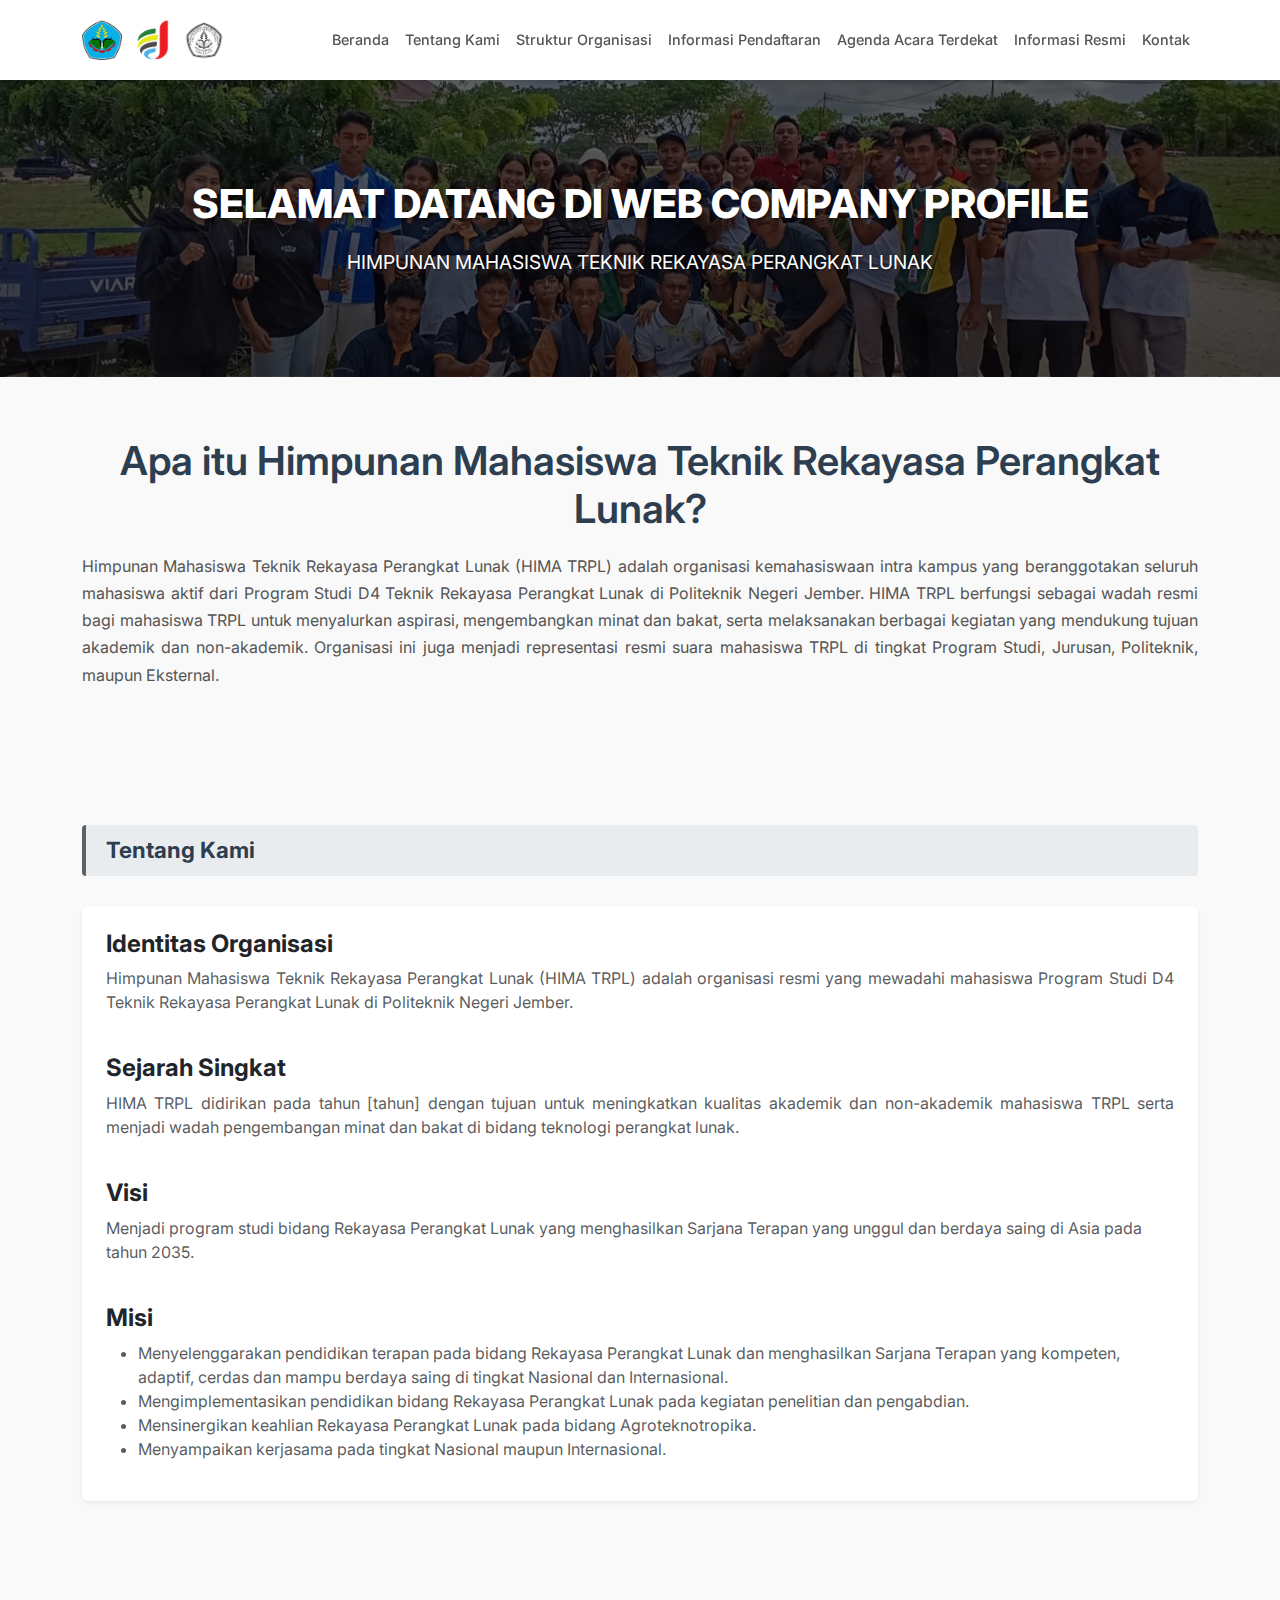
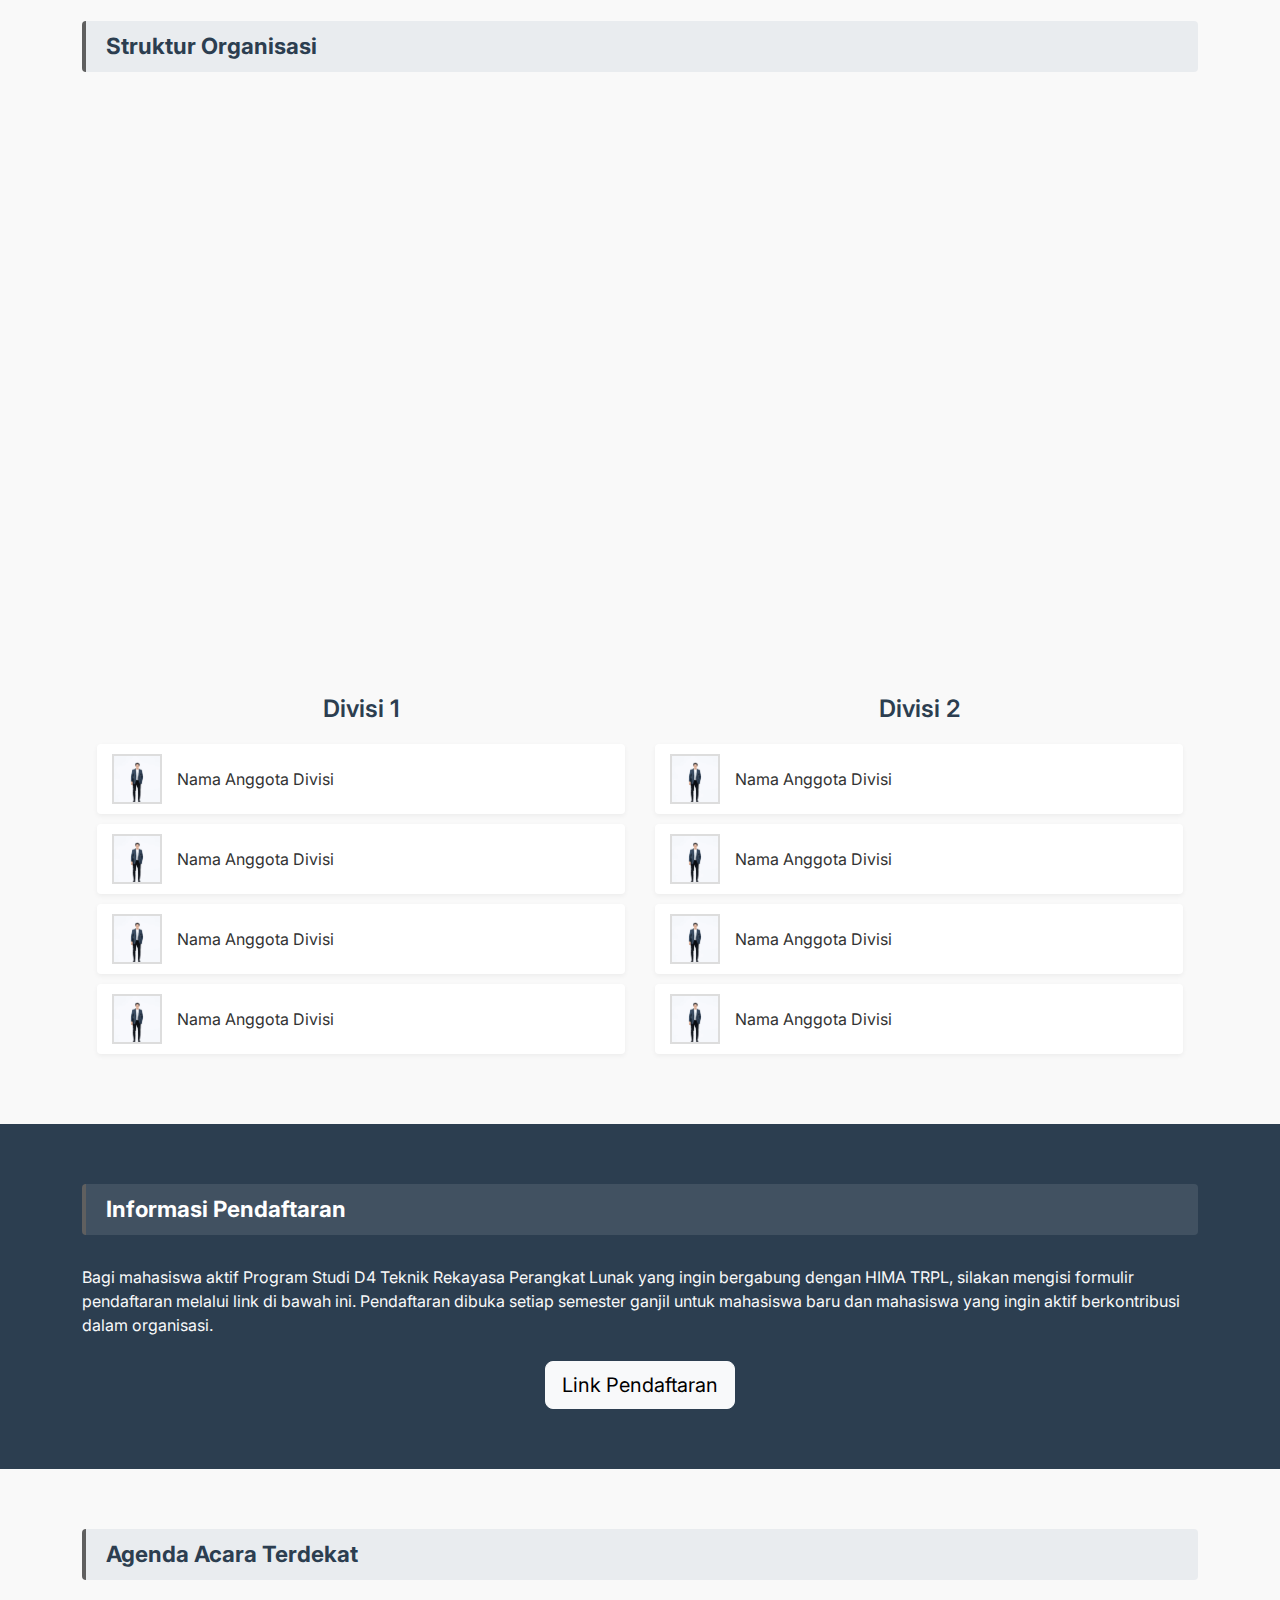
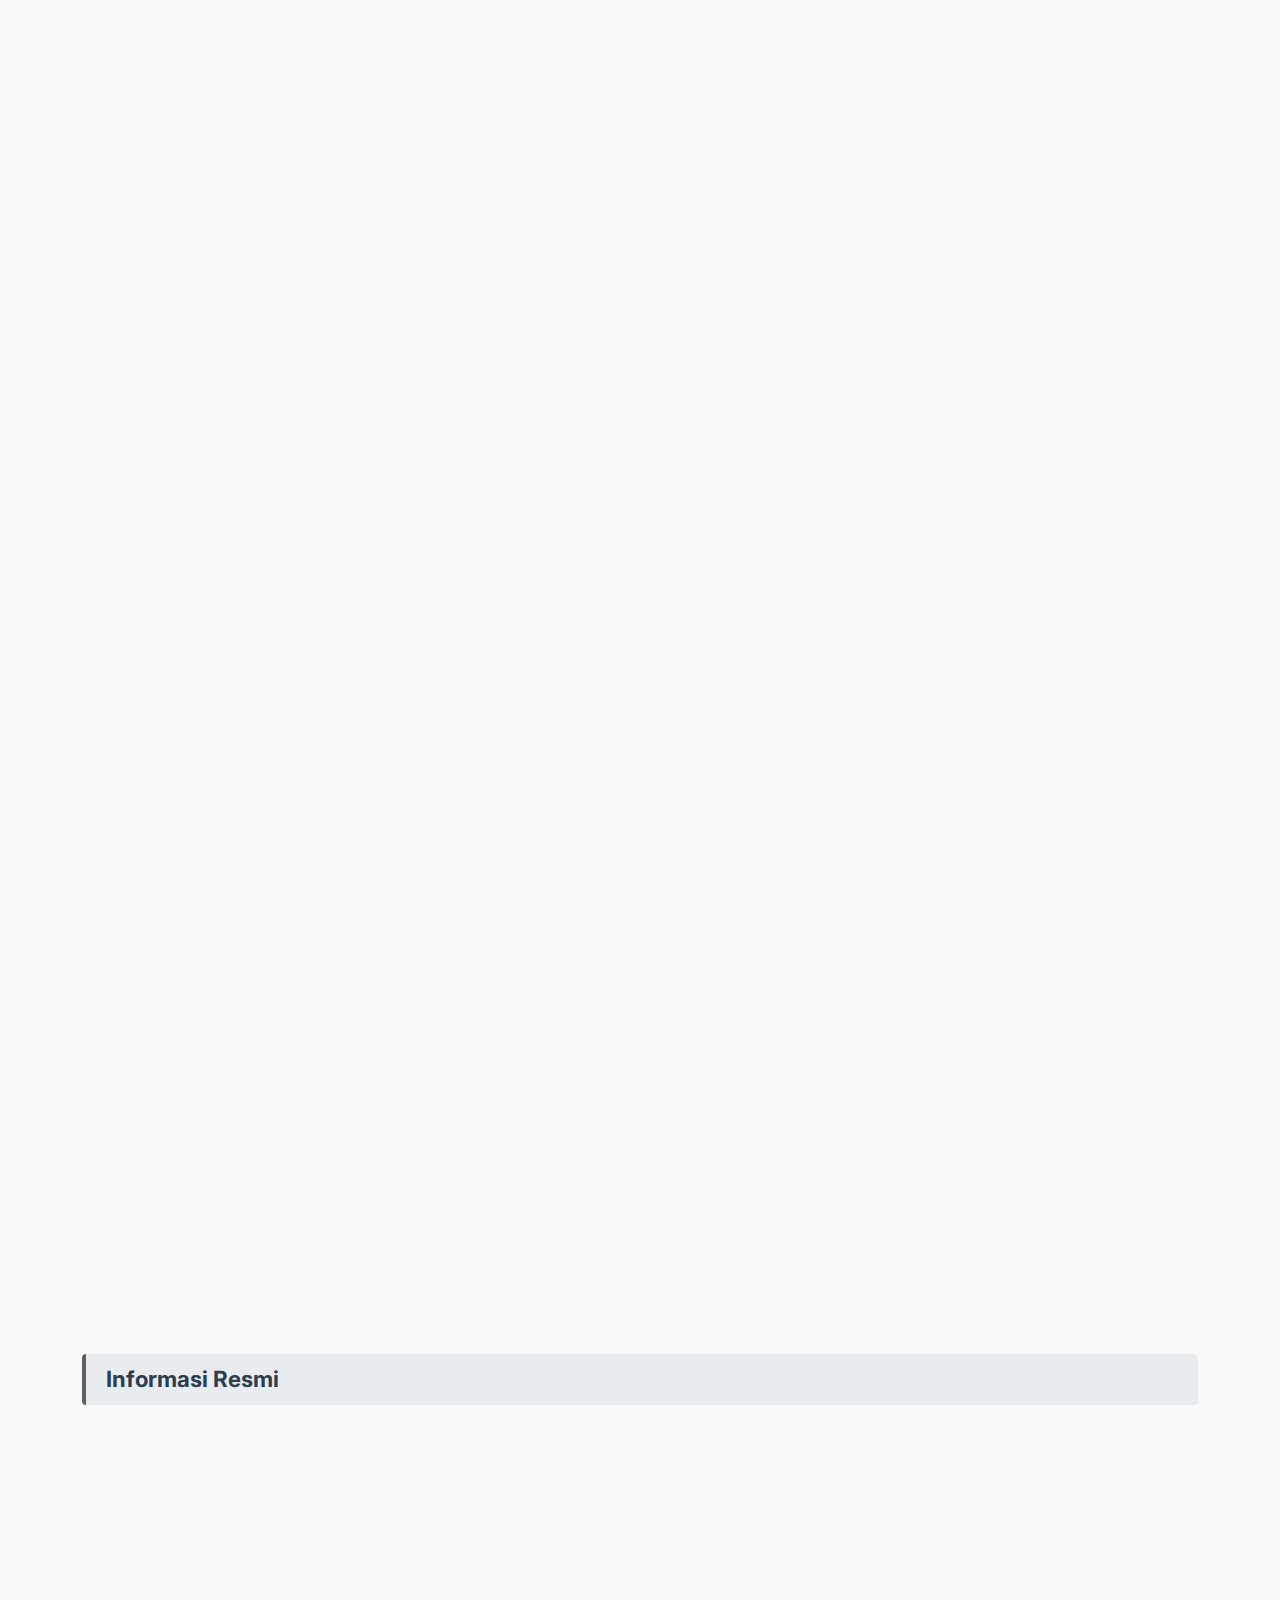
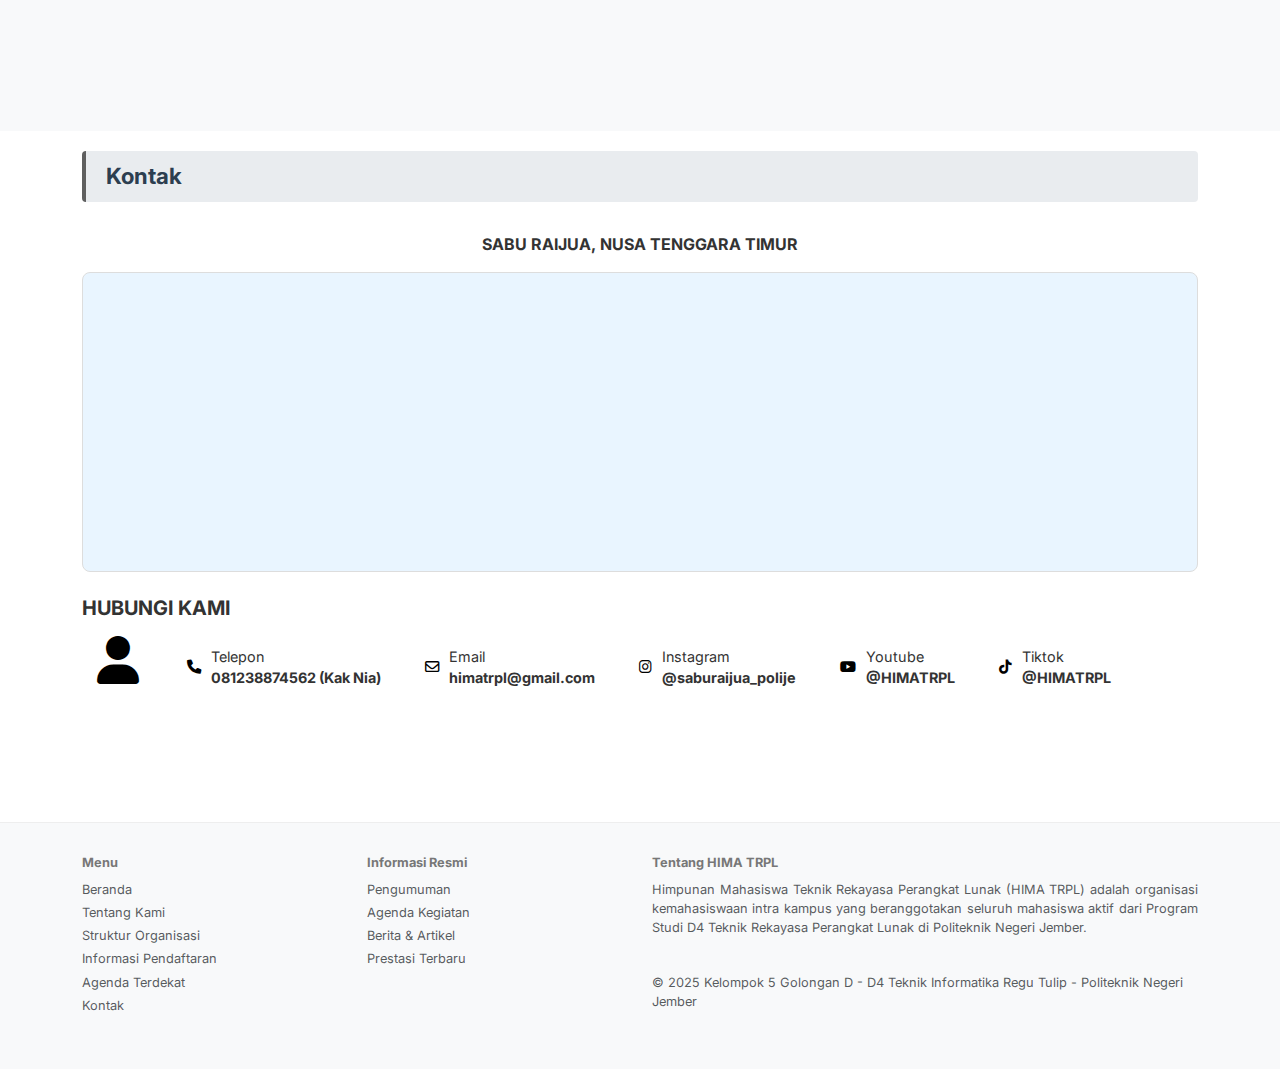
<file: index.html>
<!DOCTYPE html>
<html lang="id">
<head>
    <meta charset="UTF-8">
    <meta name="viewport" content="width=device-width, initial-scale=1.0">
    <title>Web Company Profile - Himpunan Mahasiswa TRPL</title>
    
    <link href="https://cdn.jsdelivr.net/npm/bootstrap@5.3.0/dist/css/bootstrap.min.css" rel="stylesheet">
    <link rel="stylesheet" href="https://cdnjs.cloudflare.com/ajax/libs/font-awesome/6.0.0/css/all.min.css">
    <link rel="stylesheet" href="./CSS/style-homepage.css">
</head>
<body>

    <nav class="navbar navbar-expand-lg navbar-light">
        <div class="container">
            <a class="navbar-brand" href="#">
                <img src="./Foto/Logo-POLIJE PUSAT.webp" alt="Logo Kiri">
                <img src="./Foto/Logo-POLIJE Branding.webp" alt="Logo Tengah">
                <img src="./Foto/Logo-POLIJE Sabu Raijua.webp" alt="Logo Kanan">
            </a>
            <button class="navbar-toggler" type="button" data-bs-toggle="collapse" data-bs-target="#navbarNav">
                <span class="navbar-toggler-icon"></span>
            </button>
            <div class="collapse navbar-collapse justify-content-end" id="navbarNav">
                <ul class="navbar-nav">
                    <li class="nav-item"><a class="nav-link" href="#beranda">Beranda</a></li>
                    <li class="nav-item"><a class="nav-link" href="#tentangkami">Tentang Kami</a></li>
                    <li class="nav-item"><a class="nav-link" href="#struktur">Struktur Organisasi</a></li>
                    <li class="nav-item"><a class="nav-link" href="#pendaftaran">Informasi Pendaftaran</a></li>
                    <li class="nav-item"><a class="nav-link" href="#agenda">Agenda Acara Terdekat</a></li>
                    <li class="nav-item"><a class="nav-link" href="#informasi">Informasi Resmi</a></li>
                    <li class="nav-item"><a class="nav-link" href="#kontak">Kontak</a></li>
                </ul>
            </div>
        </div>
    </nav>

    <header id="beranda" class="hero-section">
        <div class="container">
            <h1 class="hero-title">SELAMAT DATANG DI WEB COMPANY PROFILE</h1>
            <p class="hero-subtitle">HIMPUNAN MAHASISWA TEKNIK REKAYASA PERANGKAT LUNAK</p>
        </div>
    </header>

    <section id="tentang" class="section-padding">
        <div class="container">
            <h3 class="about-title">Apa itu Himpunan Mahasiswa Teknik Rekayasa Perangkat Lunak?</h3>
            <p class="about-text">
                Himpunan Mahasiswa Teknik Rekayasa Perangkat Lunak (HIMA TRPL) adalah organisasi kemahasiswaan intra kampus yang beranggotakan seluruh mahasiswa aktif dari Program Studi D4 Teknik Rekayasa Perangkat Lunak di Politeknik Negeri Jember. HIMA TRPL berfungsi sebagai wadah resmi bagi mahasiswa TRPL untuk menyalurkan aspirasi, mengembangkan minat dan bakat, serta melaksanakan berbagai kegiatan yang mendukung tujuan akademik dan non-akademik. Organisasi ini juga menjadi representasi resmi suara mahasiswa TRPL di tingkat Program Studi, Jurusan, Politeknik, maupun Eksternal.
            </p>
        </div>
    </section>

    <section id="tentangkami" class="section-padding">
        <div class="container">
            <h2 class="section-title">Tentang Kami</h2>
            
            <div class="card p-4 border-0 shadow-sm">
                <h4 class="fw-bold">Identitas Organisasi</h4>
                <p class="text-muted text-justify">Himpunan Mahasiswa Teknik Rekayasa Perangkat Lunak (HIMA TRPL) adalah organisasi resmi yang mewadahi mahasiswa Program Studi D4 Teknik Rekayasa Perangkat Lunak di Politeknik Negeri Jember.</p>
                
                <h4 class="fw-bold mt-4">Sejarah Singkat</h4>
                <p class="text-muted text-justify">HIMA TRPL didirikan pada tahun [tahun] dengan tujuan untuk meningkatkan kualitas akademik dan non-akademik mahasiswa TRPL serta menjadi wadah pengembangan minat dan bakat di bidang teknologi perangkat lunak.</p>

                <h4 class="fw-bold mt-4">Visi</h4>
                <p class="text-muted">Menjadi program studi bidang Rekayasa Perangkat Lunak yang menghasilkan Sarjana Terapan yang unggul dan berdaya saing di Asia pada tahun 2035.</p>

                <h4 class="fw-bold mt-4">Misi</h4>
                <ul class="text-muted">
                    <li>Menyelenggarakan pendidikan terapan pada bidang Rekayasa Perangkat Lunak dan menghasilkan Sarjana Terapan yang kompeten, adaptif, cerdas dan mampu berdaya saing di tingkat Nasional dan Internasional.</li>
                    <li>Mengimplementasikan pendidikan bidang Rekayasa Perangkat Lunak pada kegiatan penelitian dan pengabdian.</li>
                    <li>Mensinergikan keahlian Rekayasa Perangkat Lunak pada bidang Agroteknotropika.</li>
                    <li>Menyampaikan kerjasama pada tingkat Nasional maupun Internasional.</li>
                </ul>
            </div>
        </div>
    </section>

    <section id="struktur" class="section-padding">
        <div class="container">
            <h2 class="section-title">Struktur Organisasi</h2>

            <div class="org-structure">
                <div class="org-level leadership">
                    <div class="org-member leader">
                        <img src="./Foto/Foto-Ketua.webp" alt="Foto Ketua" class="org-img">
                        <h4>Ketua</h4>
                        <p>Nama Ketua</p>
                    </div>
                </div>
                <div class="org-level">
                    <div class="org-member">
                        <img src="./Foto/Foto-Ketua.webp" alt="Foto Wakil" class="org-img">
                        <h4>Wakil Ketua</h4>
                        <p>Nama Wakil Ketua</p>
                    </div>
                    <div class="org-member">
                        <img src="./Foto/Foto-Ketua.webp" alt="Foto Sekretaris" class="org-img">
                        <h4>Sekretaris</h4>
                        <p>Nama Sekretaris</p>
                    </div>
                    <div class="org-member">
                        <img src="./Foto/Foto-Ketua.webp" alt="Foto Bendahara" class="org-img">
                        <h4>Bendahara</h4>
                        <p>Nama Bendahara</p>
                    </div>
                </div>
                <div class="org-divisions">
                    <div class="division">
                        <h4>Divisi 1</h4>
                        <div class="division-member">
                            <img src="./Foto/Foto-Ketua.webp" alt="Foto" class="division-img">
                            <span>Nama Anggota Divisi</span>
                        </div>
                        <div class="division-member">
                            <img src="./Foto/Foto-Ketua.webp" alt="Foto" class="division-img">
                            <span>Nama Anggota Divisi</span>
                        </div>
                        <div class="division-member">
                            <img src="./Foto/Foto-Ketua.webp" alt="Foto" class="division-img">
                            <span>Nama Anggota Divisi</span>
                        </div>
                        <div class="division-member">
                            <img src="./Foto/Foto-Ketua.webp" alt="Foto" class="division-img">
                            <span>Nama Anggota Divisi</span>
                        </div>
                    </div>
                    <div class="division">
                        <h4>Divisi 2</h4>
                        <div class="division-member">
                            <img src="./Foto/Foto-Ketua.webp" alt="Foto" class="division-img">
                            <span>Nama Anggota Divisi</span>
                        </div>
                        <div class="division-member">
                            <img src="./Foto/Foto-Ketua.webp" alt="Foto" class="division-img">
                            <span>Nama Anggota Divisi</span>
                        </div>
                        <div class="division-member">
                            <img src="./Foto/Foto-Ketua.webp" alt="Foto" class="division-img">
                            <span>Nama Anggota Divisi</span>
                        </div>
                        <div class="division-member">
                            <img src="./Foto/Foto-Ketua.webp" alt="Foto" class="division-img">
                            <span>Nama Anggota Divisi</span>
                        </div>
                    </div>
                </div>
            </div>
        </div>
    </section>

    <section id="pendaftaran" class="section-padding registration-section">
        <div class="container">
            <h2 class="section-title">Informasi Pendaftaran</h2>
            <p class="text-light">
                Bagi mahasiswa aktif Program Studi D4 Teknik Rekayasa Perangkat Lunak yang ingin bergabung dengan HIMA TRPL, silakan mengisi formulir pendaftaran melalui link di bawah ini. Pendaftaran dibuka setiap semester ganjil untuk mahasiswa baru dan mahasiswa yang ingin aktif berkontribusi dalam organisasi.
            </p>
            <div class="text-center mt-4">
                <a href="https://forms.gle/4nxJDcJbaVWBaPJRA" class="btn btn-light btn-lg">Link Pendaftaran</a>
            </div>
        </div>
    </section>

    <section id="agenda" class="section-padding">
        <div class="container">
            <h2 class="section-title">Agenda Acara Terdekat</h2>
            
            <div class="agenda-card">
                <div class="row align-items-center">
                    <div class="col-md-3">
                        <div class="agenda-icon" style="background: #2c3e50;">
                            <small>TEKNOLOGI</small>
                            <div class="agenda-icon-image"><i class="fas fa-code"></i></div>
                            <strong>Workshop</strong>
                        </div>
                    </div>
                    <div class="col-md-9">
                        <div class="card-body p-4 d-flex flex-column">
                            <div class="d-flex justify-content-between align-items-start mb-2">
                                <h5 class="card-title fw-bold mb-0">Workshop Web Development</h5>
                                <span class="badge bg-primary rounded-pill">Segera</span>
                            </div>
                            <p class="card-text text-muted small text-justify mb-4">
                                Pelatihan pengembangan websie menggunakan teknologi terkini untuk meningkatkan kemampuan teknis anggota.
                            </p>
                            <hr class="mt-auto mb-3" style="opacity: 0.1;">
                            <div class="agenda-details small">
                                <div class="d-flex align-items-center mb-2">
                                    <div class="icon-wrapper text-black me-3" style="width: 20px; text-align: center;">
                                        <i class="fas fa-calendar-alt"></i>
                                    </div>
                                    <div>
                                        <span class="d-block fw-bold text-dark">Waktu Pelaksanaan</span>
                                        <span class="text-muted">10 Desember 2025</span>
                                    </div>
                                </div>
                                <div class="d-flex align-items-center mb-2">
                                    <div class="icon-wrapper text-black me-3" style="width: 20px; text-align: center;">
                                        <i class="fas fa-user-tie"></i>
                                    </div>
                                    <div>
                                        <span class="d-block fw-bold text-dark">Koordinator</span>
                                        <span class="text-muted">Avina Hana</span>
                                    </div>
                                </div>
                                <div class="d-flex align-items-center mb-3">
                                    <div class="icon-wrapper text-success me-3" style="width: 20px; text-align: center;">
                                        <i class="fab fa-whatsapp fs-5"></i>
                                    </div>
                                    <div>
                                        <span class="d-block fw-bold text-dark">Contact Person</span>
                                        <a href="https://wa.me/6281234567890" class="text-decoration-none text-muted">
                                            0812-3456-7890 (Hana)
                                        </a>
                                    </div>
                                </div>
                            </div>
                            <a href="proposal.pdf" class="btn btn-custom-gray btn-sm w-100 mt-2">
                                <i class="fas fa-file-download me-2"></i>Unduh Proposal
                            </a>
                        </div>
                    </div>
                </div>
            </div> <div class="agenda-card">
                <div class="row align-items-center">
                    <div class="col-md-3">
                        <div class="agenda-icon" style="background: #3498db;">
                            <small>SOSIAL</small>
                            <div class="agenda-icon-image"><i class="fas fa-users"></i></div>
                            <strong>Bakti Sosial</strong>
                        </div>
                    </div>
                    <div class="col-md-9">
                        <div class="card-body p-4 d-flex flex-column">
                            <div class="d-flex justify-content-between align-items-start mb-2">
                                <h5 class="card-title fw-bold mb-0">Bakti Sosial Masyarakat</h5>
                                <span class="badge bg-primary rounded-pill">Segera</span>
                            </div>
                            <p class="card-text text-muted small text-justify mb-4">
                                Kegiatan sosial untuk membantu masyarakat sekitar kampus dan meningkatkan kepedulian sosial anggota.
                            </p>
                            <hr class="mt-auto mb-3" style="opacity: 0.1;">
                            <div class="agenda-details small">
                                <div class="d-flex align-items-center mb-2">
                                    <div class="icon-wrapper text-black me-3" style="width: 20px; text-align: center;">
                                        <i class="fas fa-calendar-alt"></i>
                                    </div>
                                    <div>
                                        <span class="d-block fw-bold text-dark">Waktu Pelaksanaan</span>
                                        <span class="text-muted">20 Desember 2025</span>
                                    </div>
                                </div>
                                <div class="d-flex align-items-center mb-2">
                                    <div class="icon-wrapper text-black me-3" style="width: 20px; text-align: center;">
                                        <i class="fas fa-user-tie"></i>
                                    </div>
                                    <div>
                                        <span class="d-block fw-bold text-dark">Koordinator</span>
                                        <span class="text-muted">Alfian Putra Mahendra</span>
                                    </div>
                                </div>
                                <div class="d-flex align-items-center mb-3">
                                    <div class="icon-wrapper text-success me-3" style="width: 20px; text-align: center;">
                                        <i class="fab fa-whatsapp fs-5"></i>
                                    </div>
                                    <div>
                                        <span class="d-block fw-bold text-dark">Contact Person</span>
                                        <a href="https://wa.me/6281234567890" class="text-decoration-none text-muted">
                                            0812-3456-7890 (Alfian)
                                        </a>
                                    </div>
                                </div>
                            </div>
                            <a href="proposal.pdf" class="btn btn-custom-gray btn-sm w-100 mt-2">
                                <i class="fas fa-file-download me-2"></i>Unduh Proposal
                            </a>
                        </div>
                    </div>
                </div>
            </div> <div class="agenda-card">
                <div class="row align-items-center">
                    <div class="col-md-3">
                        <div class="agenda-icon" style="background: #e74c3c;">
                            <small>SEMINAR</small>
                            <div class="agenda-icon-image"><i class="fas fa-chalkboard-teacher"></i></div>
                            <strong>Seminar</strong>
                        </div>
                    </div>
                    <div class="col-md-9">
                        <div class="card-body p-4 d-flex flex-column">
                            <div class="d-flex justify-content-between align-items-start mb-2">
                                <h5 class="card-title fw-bold mb-0">Seminar Kewirausahaan Teknologi</h5>
                                <span class="badge bg-primary rounded-pill">Segera</span>
                            </div>
                            <p class="card-text text-muted small text-justify mb-4">
                                Seminar tentang peluang kewirausahaan di bidang teknologi dengan menghadirkan praktisi industri.
                            </p>
                            <hr class="mt-auto mb-3" style="opacity: 0.1;">
                            <div class="agenda-details small">
                                <div class="d-flex align-items-center mb-2">
                                    <div class="icon-wrapper text-black me-3" style="width: 20px; text-align: center;">
                                        <i class="fas fa-calendar-alt"></i>
                                    </div>
                                    <div>
                                        <span class="d-block fw-bold text-dark">Waktu Pelaksanaan</span>
                                        <span class="text-muted">20 Januari 2026</span>
                                    </div>
                                </div>
                                <div class="d-flex align-items-center mb-2">
                                    <div class="icon-wrapper text-black me-3" style="width: 20px; text-align: center;">
                                        <i class="fas fa-user-tie"></i>
                                    </div>
                                    <div>
                                        <span class="d-block fw-bold text-dark">Koordinator</span>
                                        <span class="text-muted">Pafasta Maurendilo Armando</span>
                                    </div>
                                </div>
                                <div class="d-flex align-items-center mb-3">
                                    <div class="icon-wrapper text-success me-3" style="width: 20px; text-align: center;">
                                        <i class="fab fa-whatsapp fs-5"></i>
                                    </div>
                                    <div>
                                        <span class="d-block fw-bold text-dark">Contact Person</span>
                                        <a href="https://wa.me/6281234567890" class="text-decoration-none text-muted">
                                            0812-3456-7890 (Pafasta)
                                        </a>
                                    </div>
                                </div>
                            </div>
                            <a href="proposal.pdf" class="btn btn-custom-gray btn-sm w-100 mt-2">
                                <i class="fas fa-file-download me-2"></i>Unduh Proposal
                            </a>
                        </div>
                    </div>
                </div>
            </div> </div>
    </section>

    <section id="informasi" class="section-padding bg-light">
        <div class="container">
            <h2 class="section-title">Informasi Resmi</h2>
            
            <div class="info-grid">
                <div class="info-card">
                    <h3><i class="fas fa-bullhorn me-2"></i>Pengumuman</h3>
                    <p>Informasi terbaru seputar kegiatan, jadwal, dan pengumuman penting dari HIMA TRPL.</p>
                    <a href="./pengumuman.html" class="btn btn-sm btn-custom-gray">Lihat Selengkapnya</a>
                </div>
                <div class="info-card">
                    <h3><i class="fas fa-calendar-alt me-2"></i>Agenda Kegiatan</h3>
                    <p>Jadwal lengkap kegiatan HIMA TRPL untuk periode saat ini.</p>
                    <a href="./agenda.html" class="btn btn-sm btn-custom-gray">Lihat Selengkapnya</a>
                </div>
                <div class="info-card">
                    <h3><i class="fas fa-newspaper me-2"></i>Berita & Artikel</h3>
                    <p>Kumpulan berita, artikel, dan tulisan menarik seputar teknologi dan kampus.</p>
                    <a href="./berita.html" class="btn btn-sm btn-custom-gray">Lihat Selengkapnya</a>
                </div>
                <div class="info-card">
                    <h3><i class="fas fa-trophy me-2"></i>Prestasi Terbaru</h3>
                    <p>Pencapaian dan prestasi yang diraih oleh anggota HIMA TRPL.</p>
                    <a href="./prestasi.html" class="btn btn-sm btn-custom-gray">Lihat Selengkapnya</a>
                </div>
            </div>
        </div>
    </section>

    <section id="kontak" class="section-padding contact-section">
        <div class="container">
            <h2 class="section-title">Kontak</h2>
            <div class="text-center mb-3 fw-bold">SABU RAIJUA, NUSA TENGGARA TIMUR</div>
            
            <div class="map-container">
                <iframe 
                    src="https://www.google.com/maps/embed?pb=!1m18!1m12!1m3!1d3949.424367839359!2d113.72054907436034!3d-8.15947709187127!2m3!1f0!2f0!3f0!3m2!1i1024!2i768!4f13.1!3m3!1m2!1s0x2dd695b617d8f623%3A0xf6c4437632474338!2sPoliteknik%20Negeri%20Jember!5e0!3m2!1sid!2sid!4v1701312345678!5m2!1sid!2sid" 
                    width="100%" 
                    height="100%" 
                    style="border:0;" 
                    allowfullscreen="" 
                    loading="lazy" 
                    referrerpolicy="no-referrer-when-downgrade">
                </iframe>
            </div>

            <h5 class="fw-bold mt-4">HUBUNGI KAMI</h5>
            <div class="row mt-3 mb-5">
                <div class="col-md-1 text-center">
                    <i class="fa-solid fa-user fa-3x text-black"></i>
                </div>
                <div class="col-md-11">
                    <div class="d-flex flex-wrap gap-4 align-items-center">
                        <div class="contact-item">
                            <i class="fa-solid fa-phone text-black"></i>
                            <span>Telepon<br><strong>081238874562 (Kak Nia)</strong></span>
                        </div>
                        <div class="contact-item">
                            <i class="fa-regular fa-envelope text-black"></i>
                            <span>Email<br><strong>himatrpl@gmail.com</strong></span>
                        </div>
                        <div class="contact-item">
                            <i class="fa-brands fa-instagram text-black"></i>
                            <span>Instagram<br><strong>@saburaijua_polije</strong></span>
                        </div>
                        <div class="contact-item">
                            <i class="fa-brands fa-youtube text-black"></i>
                            <span>Youtube<br><strong>@HIMATRPL</strong></span>
                        </div>
                        <div class="contact-item">
                            <i class="fa-brands fa-tiktok text-black"></i>
                            <span>Tiktok<br><strong>@HIMATRPL</strong></span>
                        </div>
                    </div>
                </div>
            </div>
        </div>
    </section>

    <footer>
        <div class="container">
            <div class="row">
                <div class="col-md-3 mb-4">
                    <strong>Menu</strong><br>
                    <a href="#beranda" class="text-decoration-none text-muted d-block mt-2">Beranda</a>
                    <a href="#tentangkami" class="text-decoration-none text-muted d-block mt-1">Tentang Kami</a>
                    <a href="#struktur" class="text-decoration-none text-muted d-block mt-1">Struktur Organisasi</a>
                    <a href="#informasi" class="text-decoration-none text-muted d-block mt-1">Informasi Pendaftaran</a>
                    <a href="#agenda" class="text-decoration-none text-muted d-block mt-1">Agenda Terdekat</a>
                    <a href="#kontak" class="text-decoration-none text-muted d-block mt-1">Kontak</a>
                </div>
                <div class="col-md-3 mb-4">
                    <strong>Informasi Resmi</strong><br>
                    <a href="./pengumuman.html" class="text-decoration-none text-muted d-block mt-2">Pengumuman</a>
                    <a href="./agenda.html" class="text-decoration-none text-muted d-block mt-1">Agenda Kegiatan</a>
                    <a href="./berita.html" class="text-decoration-none text-muted d-block mt-1">Berita & Artikel</a>
                    <a href="./prestasi.html" class="text-decoration-none text-muted d-block mt-1">Prestasi Terbaru</a>
                </div>
                <div class="col-md-6">
                    <strong>Tentang HIMA TRPL</strong><br>
                    <p class="mt-2 text-muted text-justify">
                        Himpunan Mahasiswa Teknik Rekayasa Perangkat Lunak (HIMA TRPL) adalah organisasi kemahasiswaan intra kampus yang beranggotakan seluruh mahasiswa aktif dari Program Studi D4 Teknik Rekayasa Perangkat Lunak di Politeknik Negeri Jember.
                    </p>
                    <br>
                    <p class="text-muted mb-0">
                        &copy; 2025 Kelompok 5 Golongan D - D4 Teknik Informatika Regu Tulip - Politeknik Negeri Jember
                    </p>
                </div>
            </div>
        </div>
    </footer>

    <script src="https://cdn.jsdelivr.net/npm/bootstrap@5.3.0/dist/js/bootstrap.bundle.min.js"></script>
    <script src="./JavaScript/script-homepage.js"></script>
</body>
</html>
</file>
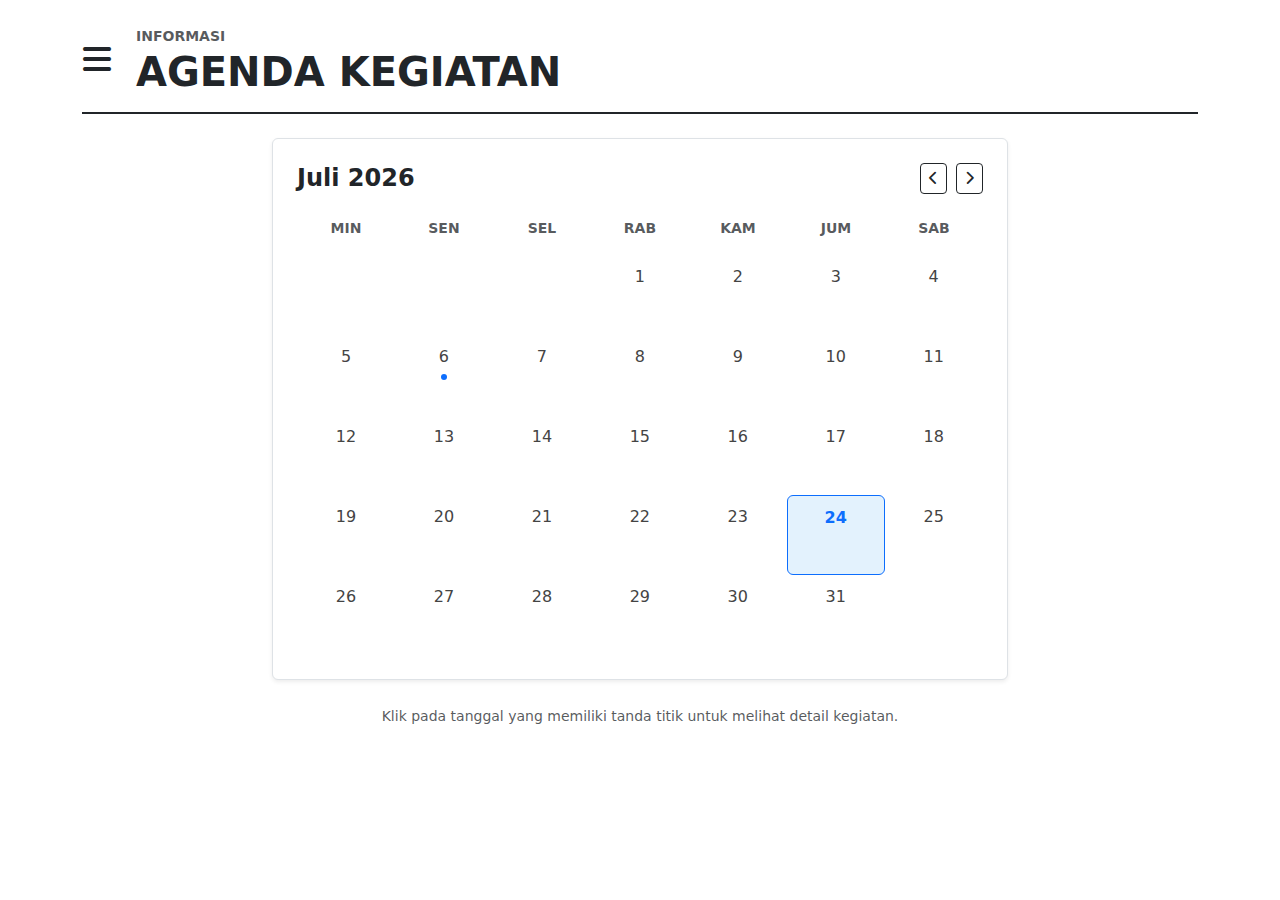
<file: agenda.html>
<!DOCTYPE html>
<html lang="id">
<head>
    <meta charset="UTF-8">
    <meta name="viewport" content="width=device-width, initial-scale=1.0">
    <title>Informasi - Agenda Kegiatan</title>
    
    <link href="https://cdn.jsdelivr.net/npm/bootstrap@5.3.0/dist/css/bootstrap.min.css" rel="stylesheet">
    <link rel="stylesheet" href="https://cdnjs.cloudflare.com/ajax/libs/font-awesome/6.0.0/css/all.min.css">
    <link rel="stylesheet" href="./CSS/style-agenda.css">
</head>
<body>

    <div class="container mt-4 mb-2">
        <div class="d-flex align-items-center mb-3">
            <button class="btn btn-link text-dark p-0 me-4" type="button" data-bs-toggle="offcanvas" data-bs-target="#sidebarMenu" aria-controls="sidebarMenu">
                <i class="fa-solid fa-bars fa-2x"></i>
            </button>
            <div>
                <small class="text-uppercase text-muted fw-bold ls-1">Informasi</small>
                <h1 class="fw-bold mb-0">AGENDA KEGIATAN</h1>
            </div>
        </div>
        <hr class="border-2 opacity-100">
    </div>

    <div class="offcanvas offcanvas-start" tabindex="-1" id="sidebarMenu" aria-labelledby="sidebarMenuLabel">
        <div class="offcanvas-header">
            <h5 class="offcanvas-title fw-bold" id="sidebarMenuLabel">MENU UTAMA</h5>
            <button type="button" class="btn-close" data-bs-dismiss="offcanvas" aria-label="Close"></button>
        </div>
        <div class="offcanvas-body">
            <div class="menu-list">
                <a href="./index.html#beranda" class="menu-item d-flex mb-4 text-decoration-none text-dark">
                    <div class="me-3 mt-1"><i class="fa-solid fa-house fa-lg"></i></div>
                    <div>
                        <h6 class="fw-bold mb-1">Beranda</h6>
                        <p class="small text-muted mb-0">Kembali ke halaman utama.</p>
                    </div>
                </a>

                <a href="./pengumuman.html" class="menu-item d-flex mb-4 text-decoration-none text-dark">
                    <div class="me-3 mt-1"><i class="fa-solid fa-bullhorn fa-lg"></i></div>
                    <div>
                        <h6 class="fw-bold mb-1">Pengumuman</h6>
                        <p class="small text-muted mb-0">Info akademik & jadwal.</p>
                    </div>
                </a>
                
                <a href="./agenda.html" class="menu-item d-flex mb-4 text-decoration-none text-dark active">
                    <div class="me-3 mt-1"><i class="fa-regular fa-calendar-check fa-lg"></i></div>
                    <div>
                        <h6 class="fw-bold mb-1">Agenda Kegiatan</h6>
                        <p class="small text-muted mb-0">Jadwal kegiatan HIMA TRPL.</p>
                    </div>
                </a>

                <a href="./berita.html" class="menu-item d-flex mb-4 text-decoration-none text-dark">
                    <div class="me-3 mt-1"><i class="fa-regular fa-newspaper fa-lg"></i></div>
                    <div>
                        <h6 class="fw-bold mb-1">Berita & Artikel</h6>
                        <p class="small text-muted mb-0">Kabar terbaru & artikel IT.</p>
                    </div>
                </a>

                <a href="./prestasi.html" class="menu-item d-flex mb-4 text-decoration-none text-dark">
                    <div class="me-3 mt-1"><i class="fa-solid fa-trophy fa-lg"></i></div>
                    <div>
                        <h6 class="fw-bold mb-1">Prestasi</h6>
                        <p class="small text-muted mb-0">Daftar pencapaian mahasiswa.</p>
                    </div>
                </a>
            </div>
        </div>
    </div>

    <div class="container mt-4 mb-5">
        <div class="row">
            <div class="col-lg-8 mx-auto">
                
                <div class="calendar-container shadow-sm p-4 bg-white rounded border">
                    <div class="calendar-header d-flex justify-content-between align-items-center mb-4">
                        <h4 class="fw-bold mb-0" id="monthYear"></h4>
                        <div>
                            <button class="btn btn-outline-dark btn-sm me-1" id="prevMonth"><i class="fa-solid fa-chevron-left"></i></button>
                            <button class="btn btn-outline-dark btn-sm" id="nextMonth"><i class="fa-solid fa-chevron-right"></i></button>
                        </div>
                    </div>

                    <div class="calendar-weekdays d-flex justify-content-between text-muted small fw-bold mb-3 text-uppercase">
                        <div>Min</div><div>Sen</div><div>Sel</div><div>Rab</div><div>Kam</div><div>Jum</div><div>Sab</div>
                    </div>

                    <div class="calendar-days" id="calendarDays"></div>
                </div>

                <div class="event-details mt-4" id="eventDetails" style="display: none;">
                    <h5 class="fw-bold border-bottom pb-2 mb-3">Kegiatan Tanggal <span id="selectedDateText" class="text-primary"></span></h5>
                    <div id="eventList">
                        </div>
                </div>
                
                <div class="mt-4 text-center text-muted" id="noEventMsg">
                    <small>Klik pada tanggal yang memiliki tanda titik untuk melihat detail kegiatan.</small>
                </div>

            </div>
        </div>
    </div>

    <script src="https://cdn.jsdelivr.net/npm/bootstrap@5.3.0/dist/js/bootstrap.bundle.min.js"></script>
    <script src="./JavaScript/script-agenda.js"></script>
</body>
</html>
</file>
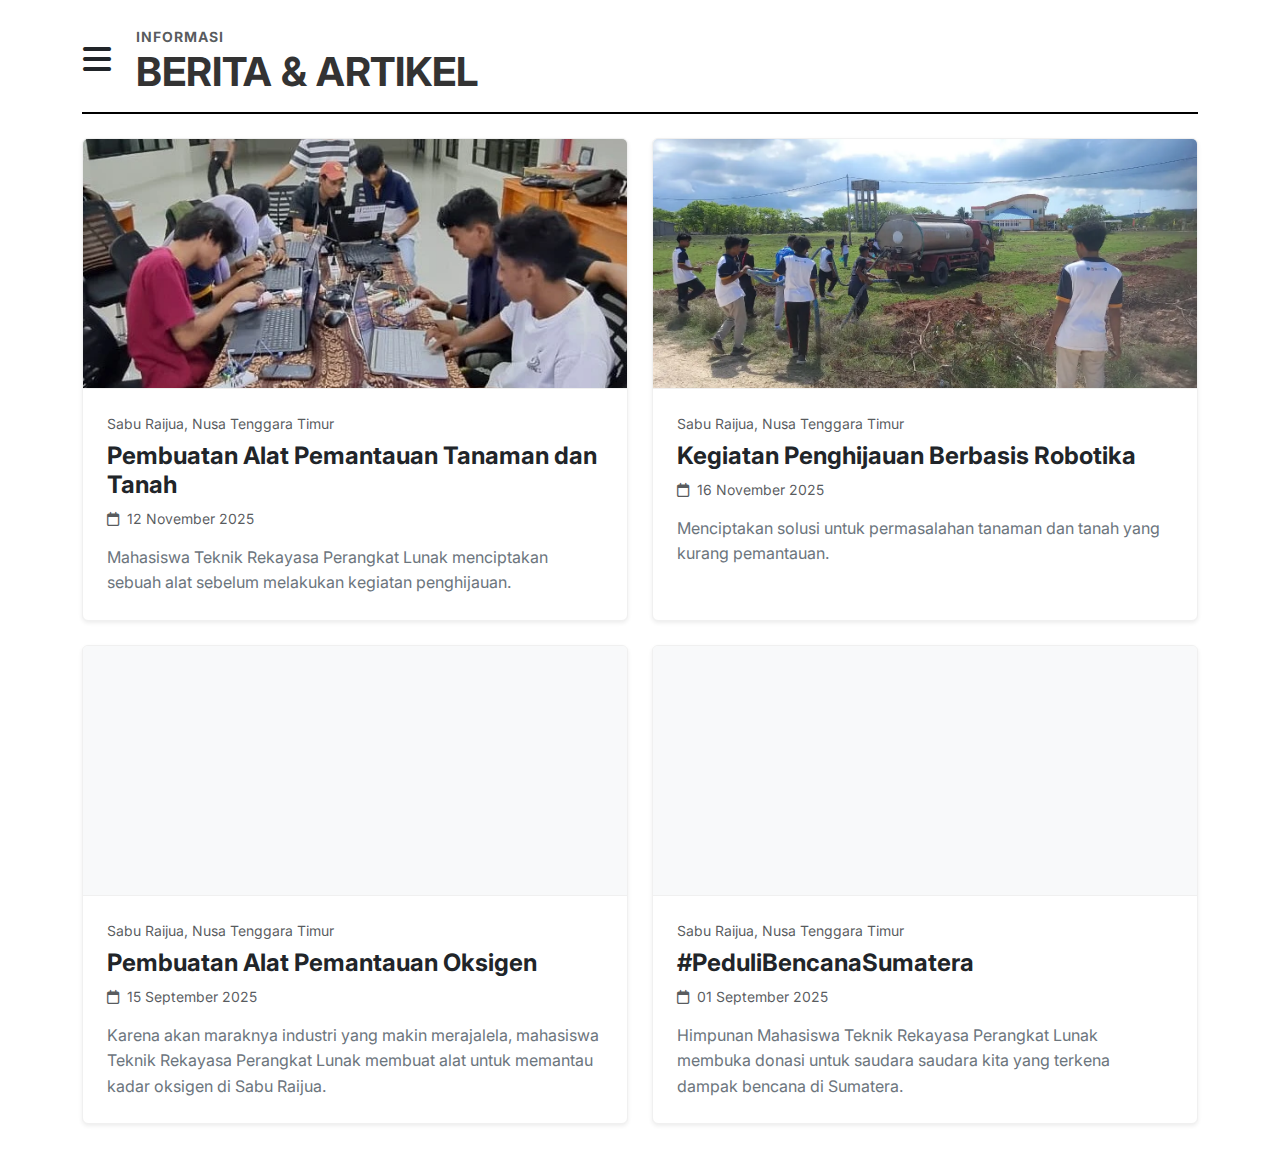
<file: berita.html>
<!DOCTYPE html>
<html lang="id">
<head>
    <meta charset="UTF-8">
    <meta name="viewport" content="width=device-width, initial-scale=1.0">
    <title>Informasi - Berita & Artikel</title>
    
    <link href="https://cdn.jsdelivr.net/npm/bootstrap@5.3.0/dist/css/bootstrap.min.css" rel="stylesheet">
    <link rel="stylesheet" href="https://cdnjs.cloudflare.com/ajax/libs/font-awesome/6.0.0/css/all.min.css">
    <link rel="stylesheet" href="./CSS/style-berita.css">
</head>
<body>

    <div class="container mt-4 mb-2">
        <div class="d-flex align-items-center mb-3">
            <button class="btn btn-link text-dark p-0 me-4" type="button" data-bs-toggle="offcanvas" data-bs-target="#sidebarMenu" aria-controls="sidebarMenu">
                <i class="fa-solid fa-bars fa-2x"></i>
            </button>
            <div>
                <small class="text-uppercase text-muted fw-bold ls-1">Informasi</small>
                <h1 class="fw-bold mb-0">BERITA & ARTIKEL</h1>
            </div>
        </div>
        <hr class="border-2 opacity-100">
    </div>

    <div class="offcanvas offcanvas-start" tabindex="-1" id="sidebarMenu" aria-labelledby="sidebarMenuLabel">
        <div class="offcanvas-header">
            <h5 class="offcanvas-title fw-bold" id="sidebarMenuLabel">MENU UTAMA</h5>
            <button type="button" class="btn-close" data-bs-dismiss="offcanvas" aria-label="Close"></button>
        </div>
        <div class="offcanvas-body">
            <div class="menu-list">
                <a href="./index.html#beranda" class="menu-item d-flex mb-4 text-decoration-none text-dark">
                    <div class="me-3 mt-1"><i class="fa-solid fa-house fa-lg"></i></div>
                    <div>
                        <h6 class="fw-bold mb-1">Beranda</h6>
                        <p class="small text-muted mb-0">Kembali ke halaman utama.</p>
                    </div>
                </a>

                <a href="./pengumuman.html" class="menu-item d-flex mb-4 text-decoration-none text-dark">
                    <div class="me-3 mt-1"><i class="fa-solid fa-bullhorn fa-lg"></i></div>
                    <div>
                        <h6 class="fw-bold mb-1">Pengumuman</h6>
                        <p class="small text-muted mb-0">Info akademik & jadwal.</p>
                    </div>
                </a>
                
                <a href="./agenda.html" class="menu-item d-flex mb-4 text-decoration-none text-dark">
                    <div class="me-3 mt-1"><i class="fa-regular fa-calendar-check fa-lg"></i></div>
                    <div>
                        <h6 class="fw-bold mb-1">Agenda Kegiatan</h6>
                        <p class="small text-muted mb-0">Jadwal kegiatan HIMA TRPL.</p>
                    </div>
                </a>

                <a href="./berita.html" class="menu-item d-flex mb-4 text-decoration-none text-dark active">
                    <div class="me-3 mt-1"><i class="fa-regular fa-newspaper fa-lg"></i></div>
                    <div>
                        <h6 class="fw-bold mb-1">Berita & Artikel</h6>
                        <p class="small text-muted mb-0">Kabar terbaru & artikel IT.</p>
                    </div>
                </a>

                <a href="./prestasi.html" class="menu-item d-flex mb-4 text-decoration-none text-dark">
                    <div class="me-3 mt-1"><i class="fa-solid fa-trophy fa-lg"></i></div>
                    <div>
                        <h6 class="fw-bold mb-1">Prestasi Terbaru</h6>
                        <p class="small text-muted mb-0">Daftar pencapaian mahasiswa.</p>
                    </div>
                </a>
            </div>
        </div>
    </div>

    <div class="container mt-4 mb-5">
        <div class="row row-cols-1 row-cols-lg-2 g-4">
            
            <div class="col">
                <div class="card h-100 border-0 shadow-sm custom-card overflow-hidden">
                    <div class="achievement-img-container bg-light d-flex align-items-center justify-content-center">
                        <i class="kegiatan1"></i>
                    </div>
                    
                    <div class="card-body">
                        <div class="d-flex justify-content-between align-items-start mb-2">
                            <small class="text-muted">Sabu Raijua, Nusa Tenggara Timur</small>
                        </div>
                        <h4 class="fw-bold mb-2">Pembuatan Alat Pemantauan Tanaman dan Tanah</h4>
                        <p class="text-muted small mb-3"><i class="fa-regular fa-calendar me-2"></i>12 November 2025</p>
                        <p class="card-text text-secondary">Mahasiswa Teknik Rekayasa Perangkat Lunak menciptakan sebuah alat sebelum melakukan kegiatan penghijauan.</p>
                    </div>
                </div>
            </div>

            <div class="col">
                <div class="card h-100 border-0 shadow-sm custom-card overflow-hidden">
                    <div class="achievement-img-container bg-light d-flex align-items-center justify-content-center">
                        <i class="kegiatan2"></i> </div>
                    
                    <div class="card-body">
                        <div class="d-flex justify-content-between align-items-start mb-2">
                            <small class="text-muted">Sabu Raijua, Nusa Tenggara Timur</small>
                        </div>
                        <h4 class="fw-bold mb-2">Kegiatan Penghijauan Berbasis Robotika</h4>
                        <p class="text-muted small mb-3"><i class="fa-regular fa-calendar me-2"></i>16 November 2025</p>
                        <p class="card-text text-secondary">Menciptakan solusi untuk permasalahan tanaman dan tanah yang kurang pemantauan.</p>
                    </div>
                </div>
            </div>

            <div class="col">
                <div class="card h-100 border-0 shadow-sm custom-card overflow-hidden">
                    <div class="achievement-img-container bg-light d-flex align-items-center justify-content-center">
                        <i class="kegiatan3"></i> </div>
                    
                    <div class="card-body">
                        <div class="d-flex justify-content-between align-items-start mb-2">
                            <small class="text-muted">Sabu Raijua, Nusa Tenggara Timur</small>
                        </div>
                        <h4 class="fw-bold mb-2">Pembuatan Alat Pemantauan Oksigen</h4>
                        <p class="text-muted small mb-3"><i class="fa-regular fa-calendar me-2"></i>15 September 2025</p>
                        <p class="card-text text-secondary">Karena akan maraknya industri yang makin merajalela, mahasiswa Teknik Rekayasa Perangkat Lunak membuat alat untuk memantau kadar oksigen di Sabu Raijua.</p>
                    </div>
                </div>
            </div>

            <div class="col">
                <div class="card h-100 border-0 shadow-sm custom-card overflow-hidden">
                    <div class="achievement-img-container bg-light d-flex align-items-center justify-content-center">
                        <i class="kegiatan3"></i>
                    </div>
                    
                    <div class="card-body">
                        <div class="d-flex justify-content-between align-items-start mb-2">
                            <small class="text-muted">Sabu Raijua, Nusa Tenggara Timur</small>
                        </div>
                        <h4 class="fw-bold mb-2">#PeduliBencanaSumatera</h4>
                        <p class="text-muted small mb-3"><i class="fa-regular fa-calendar me-2"></i>01 September 2025</p>
                        <p class="card-text text-secondary">Himpunan Mahasiswa Teknik Rekayasa Perangkat Lunak membuka donasi untuk saudara saudara kita yang terkena dampak bencana di Sumatera.</p>
                    </div>
                </div>
            </div>

        </div>
    </div>

    <script src="https://cdn.jsdelivr.net/npm/bootstrap@5.3.0/dist/js/bootstrap.bundle.min.js"></script>
    <script src="./JavaScript/script-berita.js"></script>
</body>
</html>
</file>
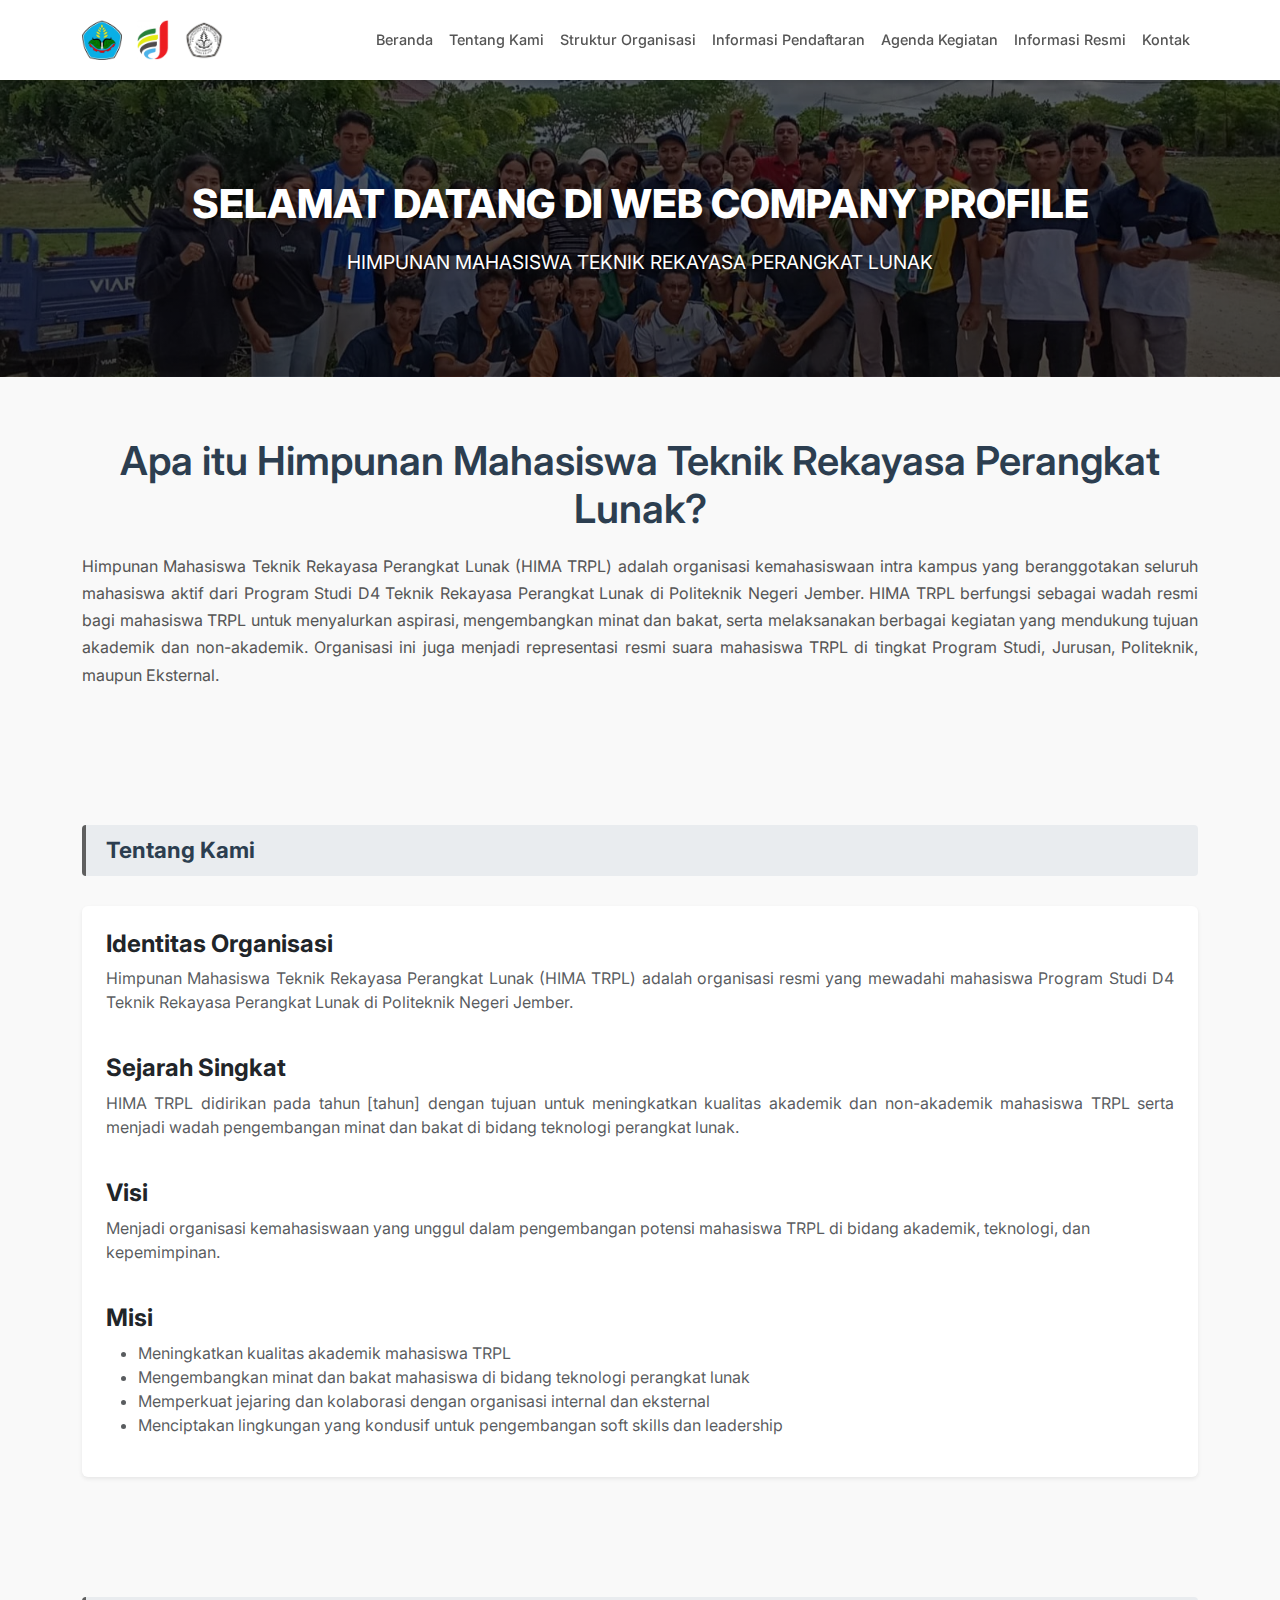
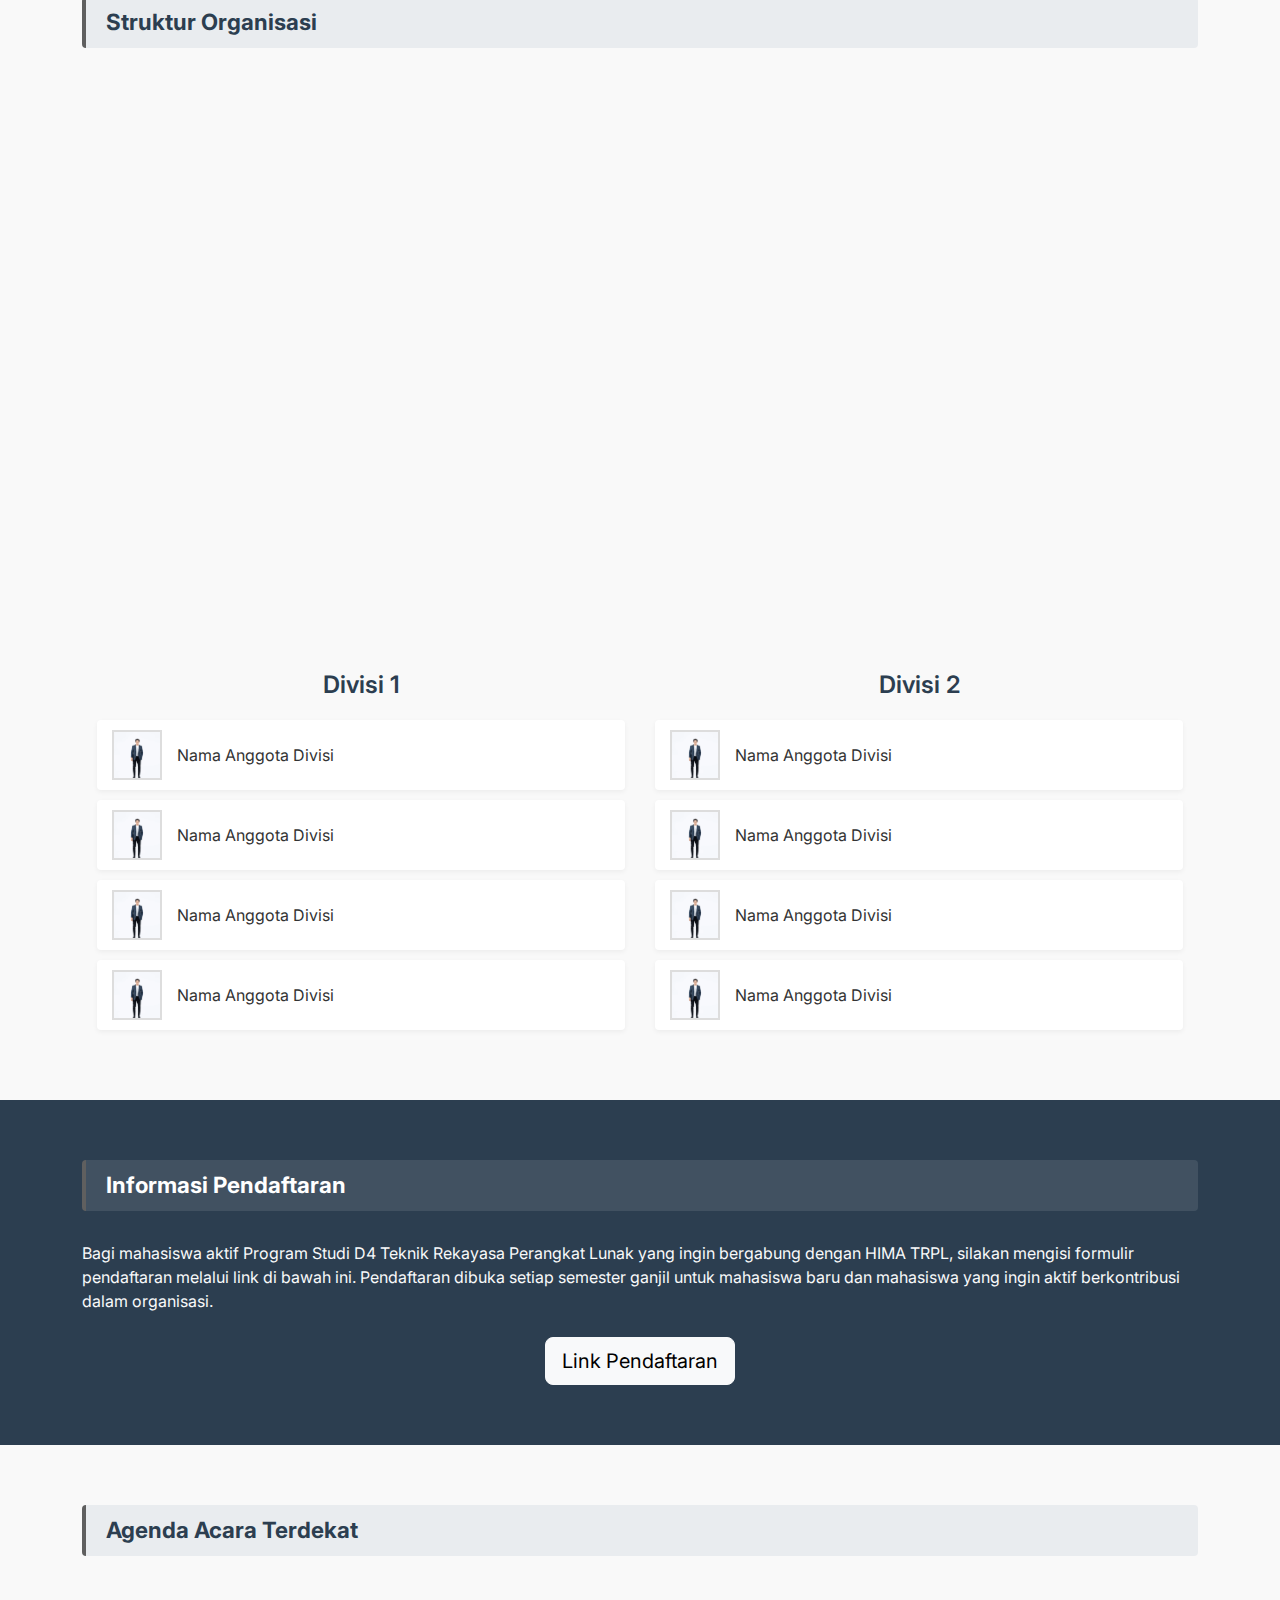
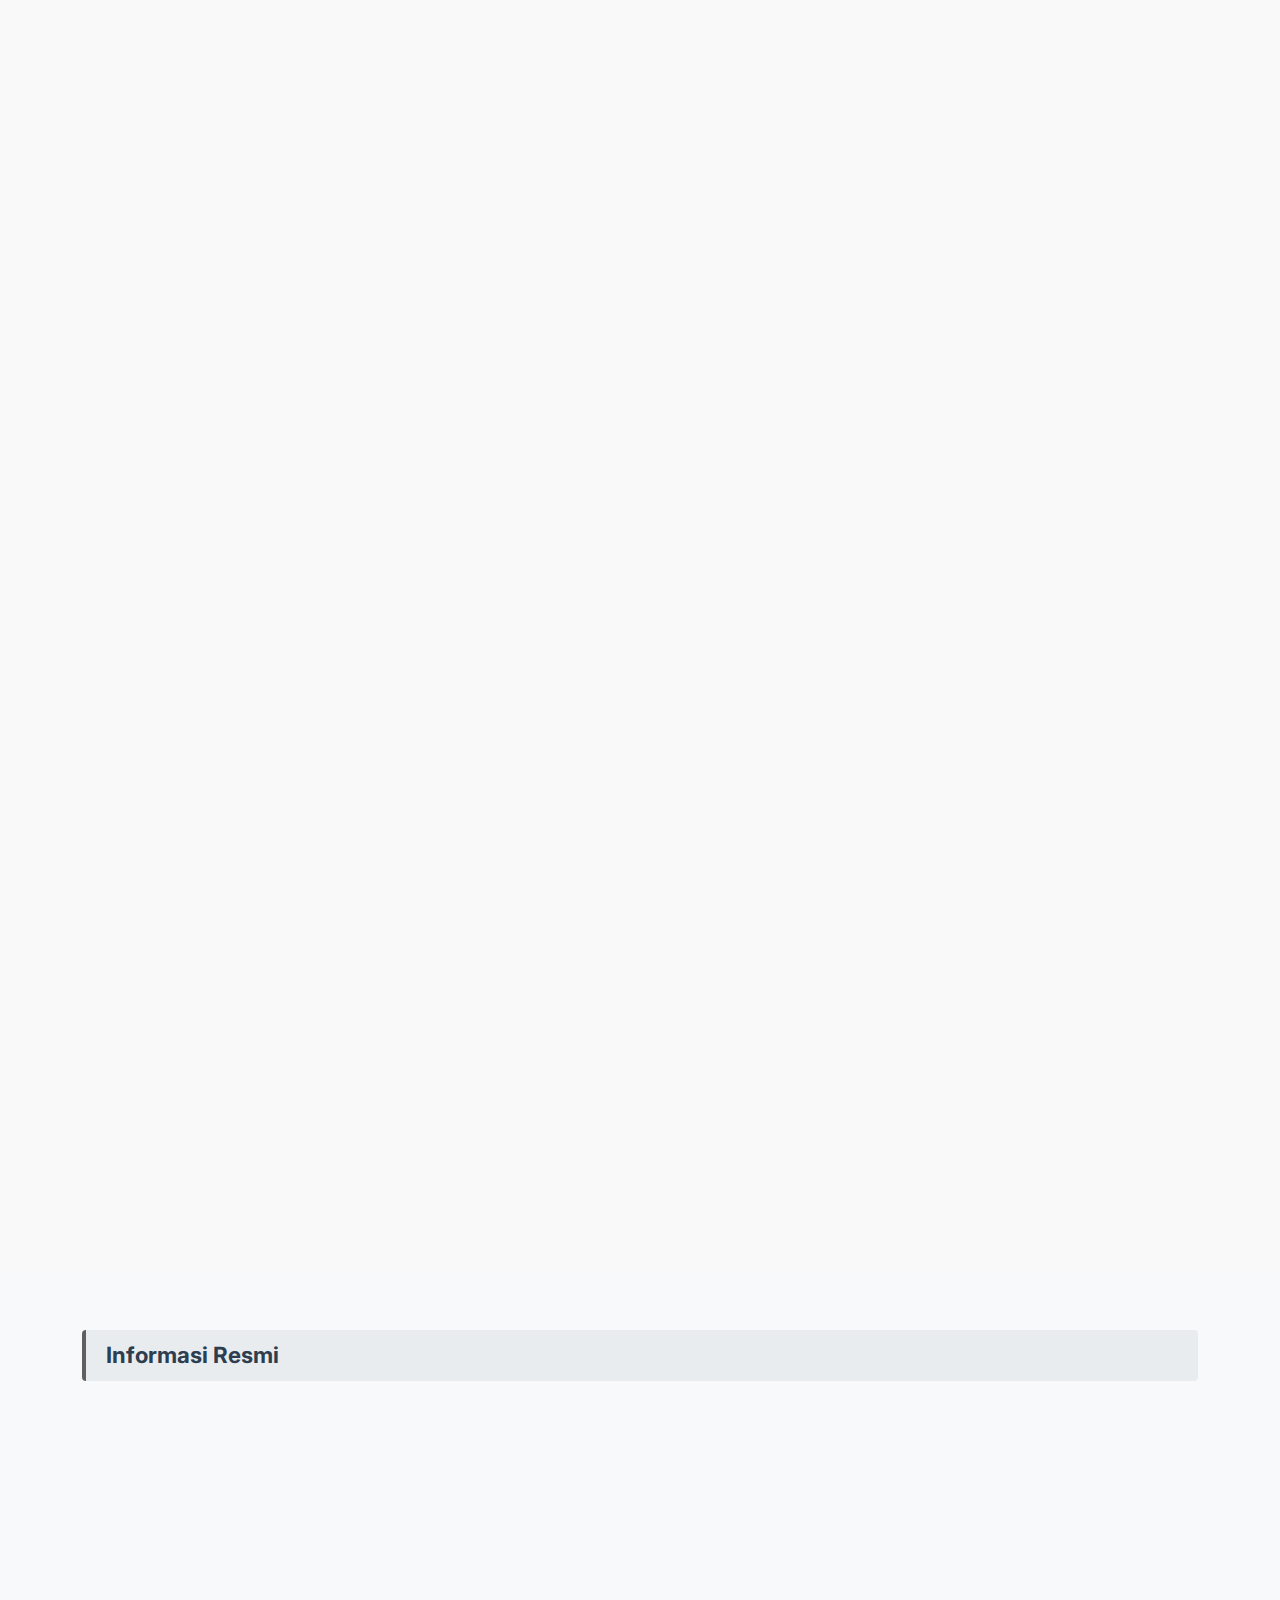
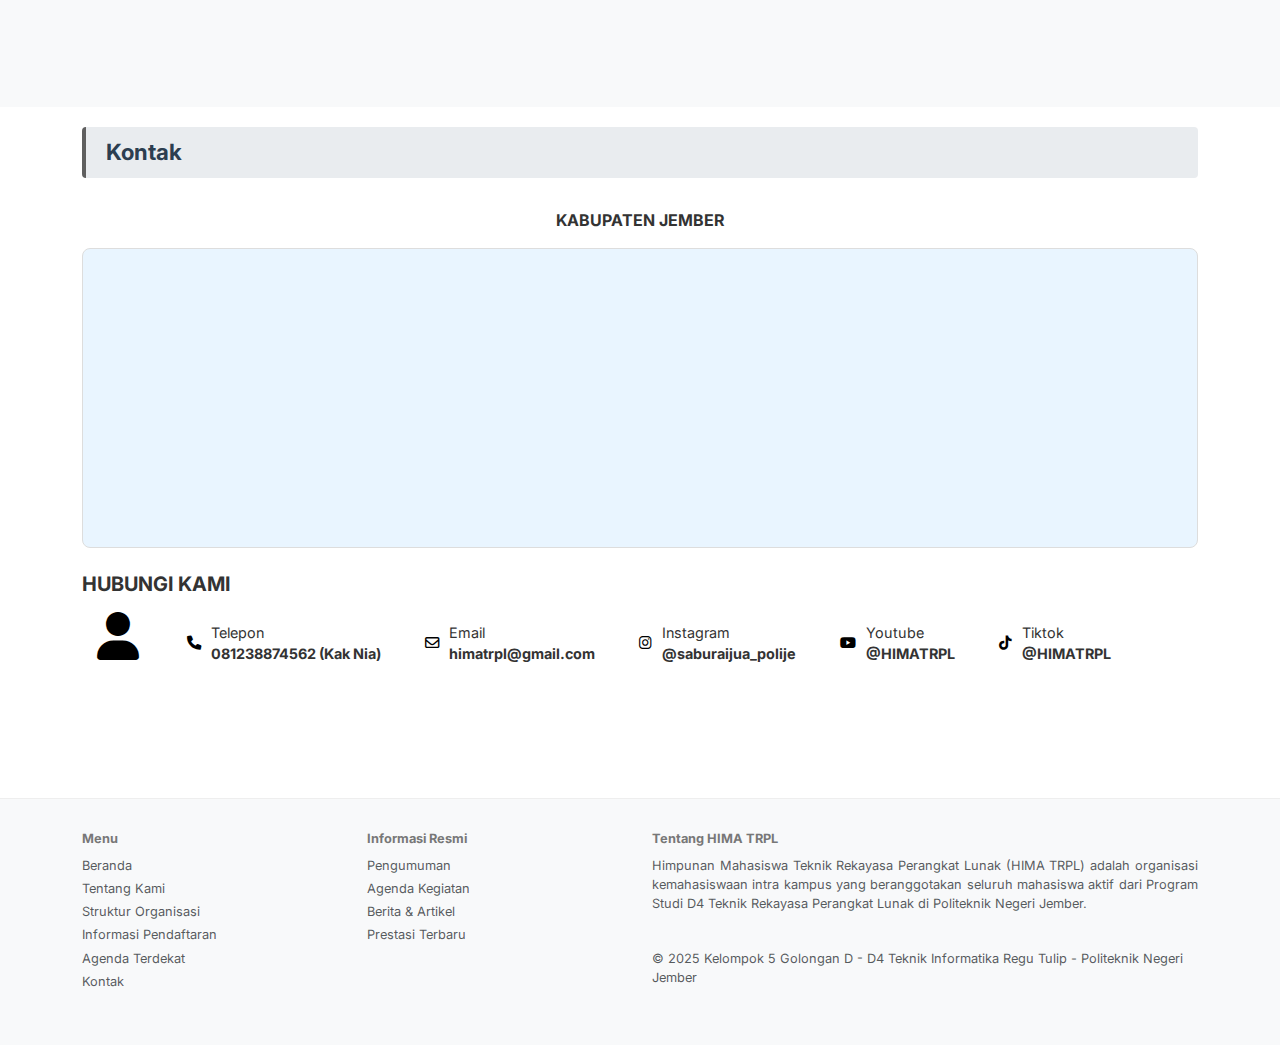
<file: homepage.html>
<!DOCTYPE html>
<html lang="id">
<head>
    <meta charset="UTF-8">
    <meta name="viewport" content="width=device-width, initial-scale=1.0">
    <title>Web Company Profile - Himpunan Mahasiswa TRPL</title>
    
    <link href="https://cdn.jsdelivr.net/npm/bootstrap@5.3.0/dist/css/bootstrap.min.css" rel="stylesheet">
    <link rel="stylesheet" href="https://cdnjs.cloudflare.com/ajax/libs/font-awesome/6.0.0/css/all.min.css">
    <link rel="stylesheet" href="./CSS/style-homepage.css">
</head>
<body>

    <nav class="navbar navbar-expand-lg navbar-light">
        <div class="container">
            <a class="navbar-brand" href="#">
                <img src="./Foto/Logo-POLIJE PUSAT.webp" alt="Logo Kiri">
                <img src="./Foto/Logo-POLIJE Branding.webp" alt="Logo Tengah">
                <img src="./Foto/Logo-POLIJE Sabu Raijua.webp" alt="Logo Kanan">
            </a>
            <button class="navbar-toggler" type="button" data-bs-toggle="collapse" data-bs-target="#navbarNav">
                <span class="navbar-toggler-icon"></span>
            </button>
            <div class="collapse navbar-collapse justify-content-end" id="navbarNav">
                <ul class="navbar-nav">
                    <li class="nav-item"><a class="nav-link" href="#beranda">Beranda</a></li>
                    <li class="nav-item"><a class="nav-link" href="#tentang">Tentang Kami</a></li>
                    <li class="nav-item"><a class="nav-link" href="#struktur">Struktur Organisasi</a></li>
                    <li class="nav-item"><a class="nav-link" href="#pendaftaran">Informasi Pendaftaran</a></li>
                    <li class="nav-item"><a class="nav-link" href="#agenda">Agenda Kegiatan</a></li>
                    <li class="nav-item"><a class="nav-link" href="#informasi">Informasi Resmi</a></li>
                    <li class="nav-item"><a class="nav-link" href="#kontak">Kontak</a></li>
                </ul>
            </div>
        </div>
    </nav>

    <header id="beranda" class="hero-section">
        <div class="container">
            <h1 class="hero-title">SELAMAT DATANG DI WEB COMPANY PROFILE</h1>
            <p class="hero-subtitle">HIMPUNAN MAHASISWA TEKNIK REKAYASA PERANGKAT LUNAK</p>
        </div>
    </header>

    <section id="tentang" class="section-padding">
        <div class="container">
            <h3 class="about-title">Apa itu Himpunan Mahasiswa Teknik Rekayasa Perangkat Lunak?</h3>
            <p class="about-text">
                Himpunan Mahasiswa Teknik Rekayasa Perangkat Lunak (HIMA TRPL) adalah organisasi kemahasiswaan intra kampus yang beranggotakan seluruh mahasiswa aktif dari Program Studi D4 Teknik Rekayasa Perangkat Lunak di Politeknik Negeri Jember. HIMA TRPL berfungsi sebagai wadah resmi bagi mahasiswa TRPL untuk menyalurkan aspirasi, mengembangkan minat dan bakat, serta melaksanakan berbagai kegiatan yang mendukung tujuan akademik dan non-akademik. Organisasi ini juga menjadi representasi resmi suara mahasiswa TRPL di tingkat Program Studi, Jurusan, Politeknik, maupun Eksternal.
            </p>
        </div>
    </section>

    <section class="section-padding">
        <div class="container">
            <h2 class="section-title">Tentang Kami</h2>
            
            <div class="card p-4 border-0 shadow-sm">
                <h4 class="fw-bold">Identitas Organisasi</h4>
                <p class="text-muted text-justify">Himpunan Mahasiswa Teknik Rekayasa Perangkat Lunak (HIMA TRPL) adalah organisasi resmi yang mewadahi mahasiswa Program Studi D4 Teknik Rekayasa Perangkat Lunak di Politeknik Negeri Jember.</p>
                
                <h4 class="fw-bold mt-4">Sejarah Singkat</h4>
                <p class="text-muted text-justify">HIMA TRPL didirikan pada tahun [tahun] dengan tujuan untuk meningkatkan kualitas akademik dan non-akademik mahasiswa TRPL serta menjadi wadah pengembangan minat dan bakat di bidang teknologi perangkat lunak.</p>

                <h4 class="fw-bold mt-4">Visi</h4>
                <p class="text-muted">Menjadi organisasi kemahasiswaan yang unggul dalam pengembangan potensi mahasiswa TRPL di bidang akademik, teknologi, dan kepemimpinan.</p>

                <h4 class="fw-bold mt-4">Misi</h4>
                <ul class="text-muted">
                    <li>Meningkatkan kualitas akademik mahasiswa TRPL</li>
                    <li>Mengembangkan minat dan bakat mahasiswa di bidang teknologi perangkat lunak</li>
                    <li>Memperkuat jejaring dan kolaborasi dengan organisasi internal dan eksternal</li>
                    <li>Menciptakan lingkungan yang kondusif untuk pengembangan soft skills dan leadership</li>
                </ul>
            </div>
        </div>
    </section>

    <section id="struktur" class="section-padding">
        <div class="container">
            <h2 class="section-title">Struktur Organisasi</h2>

            <div class="org-structure">
                <div class="org-level leadership">
                    <div class="org-member leader">
                        <img src="./Foto/Foto-Ketua.webp" alt="Foto Ketua" class="org-img">
                        <h4>Ketua</h4>
                        <p>Nama Ketua</p>
                    </div>
                </div>
                <div class="org-level">
                    <div class="org-member">
                        <img src="./Foto/Foto-Ketua.webp" alt="Foto Wakil" class="org-img">
                        <h4>Wakil Ketua</h4>
                        <p>Nama Wakil Ketua</p>
                    </div>
                    <div class="org-member">
                        <img src="./Foto/Foto-Ketua.webp" alt="Foto Sekretaris" class="org-img">
                        <h4>Sekretaris</h4>
                        <p>Nama Sekretaris</p>
                    </div>
                    <div class="org-member">
                        <img src="./Foto/Foto-Ketua.webp" alt="Foto Bendahara" class="org-img">
                        <h4>Bendahara</h4>
                        <p>Nama Bendahara</p>
                    </div>
                </div>
                <div class="org-divisions">
                    <div class="division">
                        <h4>Divisi 1</h4>
                        <div class="division-member">
                            <img src="./Foto/Foto-Ketua.webp" alt="Foto" class="division-img">
                            <span>Nama Anggota Divisi</span>
                        </div>
                        <div class="division-member">
                            <img src="./Foto/Foto-Ketua.webp" alt="Foto" class="division-img">
                            <span>Nama Anggota Divisi</span>
                        </div>
                        <div class="division-member">
                            <img src="./Foto/Foto-Ketua.webp" alt="Foto" class="division-img">
                            <span>Nama Anggota Divisi</span>
                        </div>
                        <div class="division-member">
                            <img src="./Foto/Foto-Ketua.webp" alt="Foto" class="division-img">
                            <span>Nama Anggota Divisi</span>
                        </div>
                    </div>
                    <div class="division">
                        <h4>Divisi 2</h4>
                        <div class="division-member">
                            <img src="./Foto/Foto-Ketua.webp" alt="Foto" class="division-img">
                            <span>Nama Anggota Divisi</span>
                        </div>
                        <div class="division-member">
                            <img src="./Foto/Foto-Ketua.webp" alt="Foto" class="division-img">
                            <span>Nama Anggota Divisi</span>
                        </div>
                        <div class="division-member">
                            <img src="./Foto/Foto-Ketua.webp" alt="Foto" class="division-img">
                            <span>Nama Anggota Divisi</span>
                        </div>
                        <div class="division-member">
                            <img src="./Foto/Foto-Ketua.webp" alt="Foto" class="division-img">
                            <span>Nama Anggota Divisi</span>
                        </div>
                    </div>
                </div>
            </div>
        </div>
    </section>

    <section id="pendaftaran" class="section-padding registration-section">
        <div class="container">
            <h2 class="section-title">Informasi Pendaftaran</h2>
            <p class="text-light">
                Bagi mahasiswa aktif Program Studi D4 Teknik Rekayasa Perangkat Lunak yang ingin bergabung dengan HIMA TRPL, silakan mengisi formulir pendaftaran melalui link di bawah ini. Pendaftaran dibuka setiap semester ganjil untuk mahasiswa baru dan mahasiswa yang ingin aktif berkontribusi dalam organisasi.
            </p>
            <div class="text-center mt-4">
                <a href="https://docs.googleform.com/pendaftaranHIMATeknikRekayasaPerangkatLunak" class="btn btn-light btn-lg">Link Pendaftaran</a>
            </div>
        </div>
    </section>

    <section id="agenda" class="section-padding">
        <div class="container">
            <h2 class="section-title">Agenda Acara Terdekat</h2>
            
            <div class="agenda-card">
                <div class="row align-items-center">
                    <div class="col-md-3">
                        <div class="agenda-icon" style="background: #2c3e50;">
                            <small>TEKNOLOGI</small>
                            <div class="agenda-icon-image"><i class="fas fa-code"></i></div>
                            <strong>Workshop</strong>
                        </div>
                    </div>
                    <div class="col-md-9">
                        <div class="card-body p-4 d-flex flex-column">
                            <div class="d-flex justify-content-between align-items-start mb-2">
                                <h5 class="card-title fw-bold mb-0">Workshop Web Development</h5>
                                <span class="badge bg-primary rounded-pill">Segera</span>
                            </div>
                            <p class="card-text text-muted small text-justify mb-4">
                                Pelatihan pengembangan websie menggunakan teknologi terkini untuk meningkatkan kemampuan teknis anggota.
                            </p>
                            <hr class="mt-auto mb-3" style="opacity: 0.1;">
                            <div class="agenda-details small">
                                <div class="d-flex align-items-center mb-2">
                                    <div class="icon-wrapper text-black me-3" style="width: 20px; text-align: center;">
                                        <i class="fas fa-calendar-alt"></i>
                                    </div>
                                    <div>
                                        <span class="d-block fw-bold text-dark">Waktu Pelaksanaan</span>
                                        <span class="text-muted">10 Desember 2025</span>
                                    </div>
                                </div>
                                <div class="d-flex align-items-center mb-2">
                                    <div class="icon-wrapper text-black me-3" style="width: 20px; text-align: center;">
                                        <i class="fas fa-user-tie"></i>
                                    </div>
                                    <div>
                                        <span class="d-block fw-bold text-dark">Koordinator</span>
                                        <span class="text-muted">Avina Hana</span>
                                    </div>
                                </div>
                                <div class="d-flex align-items-center mb-3">
                                    <div class="icon-wrapper text-success me-3" style="width: 20px; text-align: center;">
                                        <i class="fab fa-whatsapp fs-5"></i>
                                    </div>
                                    <div>
                                        <span class="d-block fw-bold text-dark">Contact Person</span>
                                        <a href="https://wa.me/6281234567890" class="text-decoration-none text-muted">
                                            0812-3456-7890 (Hana)
                                        </a>
                                    </div>
                                </div>
                            </div>
                            <a href="proposal.pdf" class="btn btn-custom-gray btn-sm w-100 mt-2">
                                <i class="fas fa-file-download me-2"></i>Unduh Proposal
                            </a>
                        </div>
                    </div>
                </div>
            </div> <div class="agenda-card">
                <div class="row align-items-center">
                    <div class="col-md-3">
                        <div class="agenda-icon" style="background: #3498db;">
                            <small>SOSIAL</small>
                            <div class="agenda-icon-image"><i class="fas fa-users"></i></div>
                            <strong>Bakti Sosial</strong>
                        </div>
                    </div>
                    <div class="col-md-9">
                        <div class="card-body p-4 d-flex flex-column">
                            <div class="d-flex justify-content-between align-items-start mb-2">
                                <h5 class="card-title fw-bold mb-0">Bakti Sosial Masyarakat</h5>
                                <span class="badge bg-primary rounded-pill">Segera</span>
                            </div>
                            <p class="card-text text-muted small text-justify mb-4">
                                Kegiatan sosial untuk membantu masyarakat sekitar kampus dan meningkatkan kepedulian sosial anggota.
                            </p>
                            <hr class="mt-auto mb-3" style="opacity: 0.1;">
                            <div class="agenda-details small">
                                <div class="d-flex align-items-center mb-2">
                                    <div class="icon-wrapper text-black me-3" style="width: 20px; text-align: center;">
                                        <i class="fas fa-calendar-alt"></i>
                                    </div>
                                    <div>
                                        <span class="d-block fw-bold text-dark">Waktu Pelaksanaan</span>
                                        <span class="text-muted">20 Desember 2025</span>
                                    </div>
                                </div>
                                <div class="d-flex align-items-center mb-2">
                                    <div class="icon-wrapper text-black me-3" style="width: 20px; text-align: center;">
                                        <i class="fas fa-user-tie"></i>
                                    </div>
                                    <div>
                                        <span class="d-block fw-bold text-dark">Koordinator</span>
                                        <span class="text-muted">Alfian Putra Mahendra</span>
                                    </div>
                                </div>
                                <div class="d-flex align-items-center mb-3">
                                    <div class="icon-wrapper text-success me-3" style="width: 20px; text-align: center;">
                                        <i class="fab fa-whatsapp fs-5"></i>
                                    </div>
                                    <div>
                                        <span class="d-block fw-bold text-dark">Contact Person</span>
                                        <a href="https://wa.me/6281234567890" class="text-decoration-none text-muted">
                                            0812-3456-7890 (Alfian)
                                        </a>
                                    </div>
                                </div>
                            </div>
                            <a href="proposal.pdf" class="btn btn-custom-gray btn-sm w-100 mt-2">
                                <i class="fas fa-file-download me-2"></i>Unduh Proposal
                            </a>
                        </div>
                    </div>
                </div>
            </div> <div class="agenda-card">
                <div class="row align-items-center">
                    <div class="col-md-3">
                        <div class="agenda-icon" style="background: #e74c3c;">
                            <small>SEMINAR</small>
                            <div class="agenda-icon-image"><i class="fas fa-chalkboard-teacher"></i></div>
                            <strong>Seminar</strong>
                        </div>
                    </div>
                    <div class="col-md-9">
                        <div class="card-body p-4 d-flex flex-column">
                            <div class="d-flex justify-content-between align-items-start mb-2">
                                <h5 class="card-title fw-bold mb-0">Seminar Kewirausahaan Teknologi</h5>
                                <span class="badge bg-primary rounded-pill">Segera</span>
                            </div>
                            <p class="card-text text-muted small text-justify mb-4">
                                Seminar tentang peluang kewirausahaan di bidang teknologi dengan menghadirkan praktisi industri.
                            </p>
                            <hr class="mt-auto mb-3" style="opacity: 0.1;">
                            <div class="agenda-details small">
                                <div class="d-flex align-items-center mb-2">
                                    <div class="icon-wrapper text-black me-3" style="width: 20px; text-align: center;">
                                        <i class="fas fa-calendar-alt"></i>
                                    </div>
                                    <div>
                                        <span class="d-block fw-bold text-dark">Waktu Pelaksanaan</span>
                                        <span class="text-muted">20 Januari 2026</span>
                                    </div>
                                </div>
                                <div class="d-flex align-items-center mb-2">
                                    <div class="icon-wrapper text-black me-3" style="width: 20px; text-align: center;">
                                        <i class="fas fa-user-tie"></i>
                                    </div>
                                    <div>
                                        <span class="d-block fw-bold text-dark">Koordinator</span>
                                        <span class="text-muted">Pafasta Maurendilo Armando</span>
                                    </div>
                                </div>
                                <div class="d-flex align-items-center mb-3">
                                    <div class="icon-wrapper text-success me-3" style="width: 20px; text-align: center;">
                                        <i class="fab fa-whatsapp fs-5"></i>
                                    </div>
                                    <div>
                                        <span class="d-block fw-bold text-dark">Contact Person</span>
                                        <a href="https://wa.me/6281234567890" class="text-decoration-none text-muted">
                                            0812-3456-7890 (Pafasta)
                                        </a>
                                    </div>
                                </div>
                            </div>
                            <a href="proposal.pdf" class="btn btn-custom-gray btn-sm w-100 mt-2">
                                <i class="fas fa-file-download me-2"></i>Unduh Proposal
                            </a>
                        </div>
                    </div>
                </div>
            </div> </div>
    </section>

    <section id="informasi" class="section-padding bg-light">
        <div class="container">
            <h2 class="section-title">Informasi Resmi</h2>
            
            <div class="info-grid">
                <div class="info-card">
                    <h3><i class="fas fa-bullhorn me-2"></i>Pengumuman</h3>
                    <p>Informasi terbaru seputar kegiatan, jadwal, dan pengumuman penting dari HIMA TRPL.</p>
                    <a href="./pengumuman.html" class="btn btn-sm btn-custom-gray">Lihat Selengkapnya</a>
                </div>
                <div class="info-card">
                    <h3><i class="fas fa-calendar-alt me-2"></i>Agenda Kegiatan</h3>
                    <p>Jadwal lengkap kegiatan HIMA TRPL untuk periode saat ini.</p>
                    <a href="./agenda.html" class="btn btn-sm btn-custom-gray">Lihat Selengkapnya</a>
                </div>
                <div class="info-card">
                    <h3><i class="fas fa-newspaper me-2"></i>Berita & Artikel</h3>
                    <p>Kumpulan berita, artikel, dan tulisan menarik seputar teknologi dan kampus.</p>
                    <a href="./berita.html" class="btn btn-sm btn-custom-gray">Lihat Selengkapnya</a>
                </div>
                <div class="info-card">
                    <h3><i class="fas fa-trophy me-2"></i>Prestasi Terbaru</h3>
                    <p>Pencapaian dan prestasi yang diraih oleh anggota HIMA TRPL.</p>
                    <a href="./prestasi.html" class="btn btn-sm btn-custom-gray">Lihat Selengkapnya</a>
                </div>
            </div>
        </div>
    </section>

    <section id="kontak" class="section-padding contact-section">
        <div class="container">
            <h2 class="section-title">Kontak</h2>
            <div class="text-center mb-3 fw-bold">KABUPATEN JEMBER</div>
            
            <div class="map-container">
                <iframe 
                    src="https://www.google.com/maps/embed?pb=!1m18!1m12!1m3!1d3949.424367839359!2d113.72054907436034!3d-8.15947709187127!2m3!1f0!2f0!3f0!3m2!1i1024!2i768!4f13.1!3m3!1m2!1s0x2dd695b617d8f623%3A0xf6c4437632474338!2sPoliteknik%20Negeri%20Jember!5e0!3m2!1sid!2sid!4v1701312345678!5m2!1sid!2sid" 
                    width="100%" 
                    height="100%" 
                    style="border:0;" 
                    allowfullscreen="" 
                    loading="lazy" 
                    referrerpolicy="no-referrer-when-downgrade">
                </iframe>
            </div>

            <h5 class="fw-bold mt-4">HUBUNGI KAMI</h5>
            <div class="row mt-3 mb-5">
                <div class="col-md-1 text-center">
                    <i class="fa-solid fa-user fa-3x text-black"></i>
                </div>
                <div class="col-md-11">
                    <div class="d-flex flex-wrap gap-4 align-items-center">
                        <div class="contact-item">
                            <i class="fa-solid fa-phone text-black"></i>
                            <span>Telepon<br><strong>081238874562 (Kak Nia)</strong></span>
                        </div>
                        <div class="contact-item">
                            <i class="fa-regular fa-envelope text-black"></i>
                            <span>Email<br><strong>himatrpl@gmail.com</strong></span>
                        </div>
                        <div class="contact-item">
                            <i class="fa-brands fa-instagram text-black"></i>
                            <span>Instagram<br><strong>@saburaijua_polije</strong></span>
                        </div>
                        <div class="contact-item">
                            <i class="fa-brands fa-youtube text-black"></i>
                            <span>Youtube<br><strong>@HIMATRPL</strong></span>
                        </div>
                        <div class="contact-item">
                            <i class="fa-brands fa-tiktok text-black"></i>
                            <span>Tiktok<br><strong>@HIMATRPL</strong></span>
                        </div>
                    </div>
                </div>
            </div>
        </div>
    </section>

    <footer>
        <div class="container">
            <div class="row">
                <div class="col-md-3 mb-4">
                    <strong>Menu</strong><br>
                    <a href="#beranda" class="text-decoration-none text-muted d-block mt-2">Beranda</a>
                    <a href="#tentang" class="text-decoration-none text-muted d-block mt-1">Tentang Kami</a>
                    <a href="#struktur" class="text-decoration-none text-muted d-block mt-1">Struktur Organisasi</a>
                    <a href="#informasi" class="text-decoration-none text-muted d-block mt-1">Informasi Pendaftaran</a>
                    <a href="#agenda" class="text-decoration-none text-muted d-block mt-1">Agenda Terdekat</a>
                    <a href="#kontak" class="text-decoration-none text-muted d-block mt-1">Kontak</a>
                </div>
                <div class="col-md-3 mb-4">
                    <strong>Informasi Resmi</strong><br>
                    <a href="pengumuman.html" class="text-decoration-none text-muted d-block mt-2">Pengumuman</a>
                    <a href="agenda.html" class="text-decoration-none text-muted d-block mt-1">Agenda Kegiatan</a>
                    <a href="berita.html" class="text-decoration-none text-muted d-block mt-1">Berita & Artikel</a>
                    <a href="prestasi.html" class="text-decoration-none text-muted d-block mt-1">Prestasi Terbaru</a>
                </div>
                <div class="col-md-6">
                    <strong>Tentang HIMA TRPL</strong><br>
                    <p class="mt-2 text-muted text-justify">
                        Himpunan Mahasiswa Teknik Rekayasa Perangkat Lunak (HIMA TRPL) adalah organisasi kemahasiswaan intra kampus yang beranggotakan seluruh mahasiswa aktif dari Program Studi D4 Teknik Rekayasa Perangkat Lunak di Politeknik Negeri Jember.
                    </p>
                    <br>
                    <p class="text-muted mb-0">
                        &copy; 2025 Kelompok 5 Golongan D - D4 Teknik Informatika Regu Tulip - Politeknik Negeri Jember
                    </p>
                </div>
            </div>
        </div>
    </footer>

    <script src="https://cdn.jsdelivr.net/npm/bootstrap@5.3.0/dist/js/bootstrap.bundle.min.js"></script>
    <script src="./JavaScript/script-homepage.js"></script>
</body>
</html>
</file>
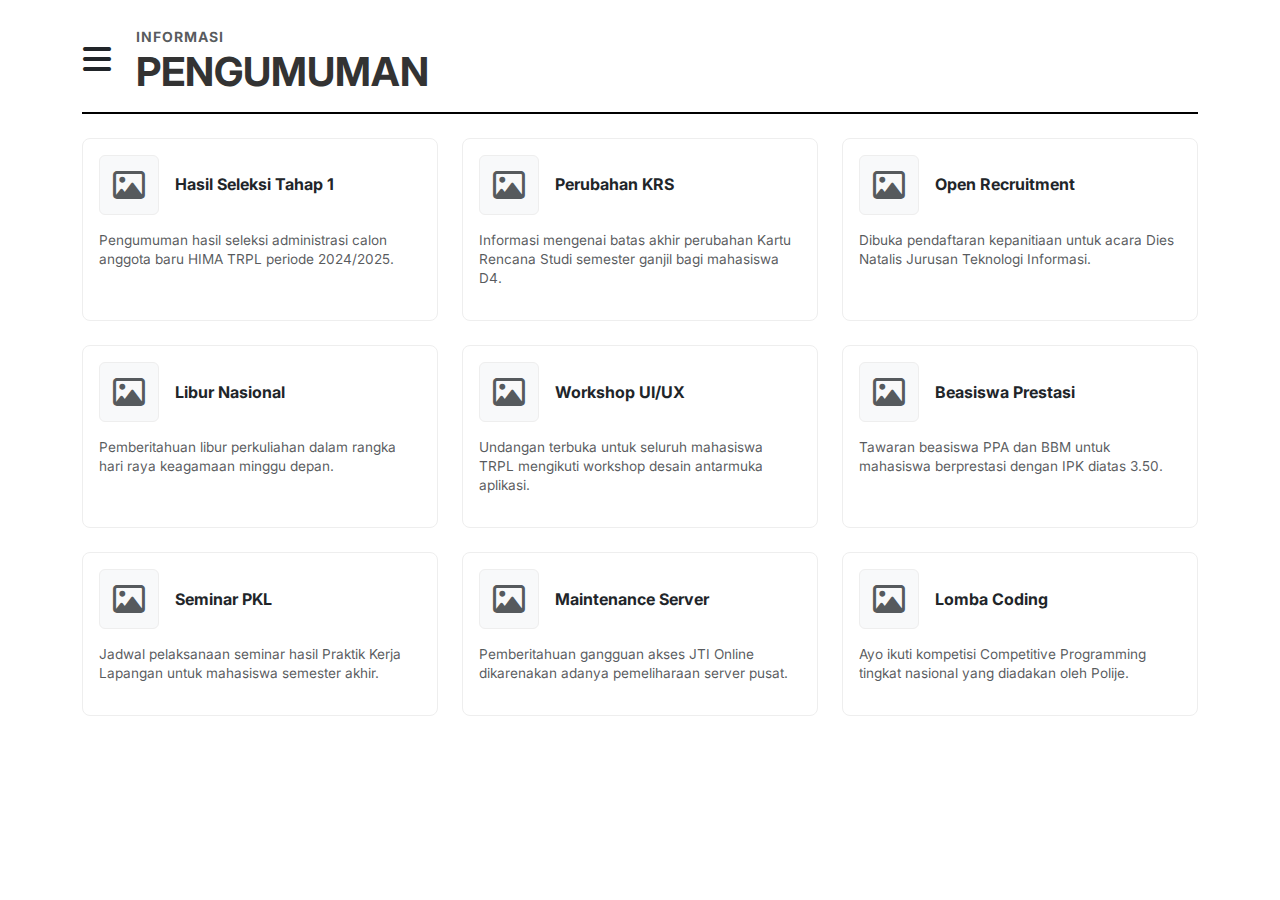
<file: pengumuman.html>
<!DOCTYPE html>
<html lang="id">
<head>
    <meta charset="UTF-8">
    <meta name="viewport" content="width=device-width, initial-scale=1.0">
    <title>Informasi - Pengumuman</title>
    
    <link href="https://cdn.jsdelivr.net/npm/bootstrap@5.3.0/dist/css/bootstrap.min.css" rel="stylesheet">
    <link rel="stylesheet" href="https://cdnjs.cloudflare.com/ajax/libs/font-awesome/6.0.0/css/all.min.css">
    <link rel="stylesheet" href="./CSS/style-pengumuman.css">
</head>
<body>

    <div class="container mt-4 mb-2">
        <div class="d-flex align-items-center mb-3">
            <button class="btn btn-link text-dark p-0 me-4" type="button" data-bs-toggle="offcanvas" data-bs-target="#sidebarMenu" aria-controls="sidebarMenu">
                <i class="fa-solid fa-bars fa-2x"></i>
            </button>
            
            <div>
                <small class="text-uppercase text-muted fw-bold ls-1">Informasi</small>
                <h1 class="fw-bold mb-0">PENGUMUMAN</h1>
            </div>
        </div>
        <hr class="border-2 opacity-100">
    </div>

    <div class="offcanvas offcanvas-start" tabindex="-1" id="sidebarMenu" aria-labelledby="sidebarMenuLabel">
        <div class="offcanvas-header">
            <h5 class="offcanvas-title fw-bold" id="sidebarMenuLabel">MENU UTAMA</h5>
            <button type="button" class="btn-close" data-bs-dismiss="offcanvas" aria-label="Close"></button>
        </div>
        <div class="offcanvas-body">
            <div class="menu-list">
                <a href="./index.html#beranda" class="menu-item d-flex mb-4 text-decoration-none text-dark">
                    <div class="me-3 mt-1"><i class="fa-solid fa-house fa-lg"></i></div>
                    <div>
                        <h6 class="fw-bold mb-1">Beranda</h6>
                        <p class="small text-muted mb-0">Kembali ke halaman utama.</p>
                    </div>
                </a>

                <a href="./pengumuman.html" class="menu-item d-flex mb-4 text-decoration-none text-dark active">
                    <div class="me-3 mt-1"><i class="fa-solid fa-bullhorn fa-lg"></i></div>
                    <div>
                        <h6 class="fw-bold mb-1">Pengumuman & Berita</h6>
                        <p class="small text-muted mb-0">Informasi terbaru saat ini.</p>
                    </div>
                </a>

                <a href="./agenda.html" class="menu-item d-flex mb-4 text-decoration-none text-dark">
                    <div class="me-3 mt-1"><i class="fa-regular fa-calendar-check fa-lg"></i></div>
                    <div>
                        <h6 class="fw-bold mb-1">Agenda Kegiatan</h6>
                        <p class="small text-muted mb-0">Jadwal kegiatan HIMA TRPL.</p>
                    </div>
                </a>

                <a href="./berita.html" class="menu-item d-flex mb-4 text-decoration-none text-dark">
                    <div class="me-3 mt-1"><i class="fa-regular fa-newspaper fa-lg"></i></div>
                    <div>
                        <h6 class="fw-bold mb-1">Berita & Artikel</h6>
                        <p class="small text-muted mb-0">Kabar terbaru & artikel IT.</p>
                    </div>
                </a>

                <a href="./prestasi.html" class="menu-item d-flex mb-4 text-decoration-none text-dark">
                    <div class="me-3 mt-1"><i class="fa-solid fa-trophy fa-lg"></i></div>
                    <div>
                        <h6 class="fw-bold mb-1">Prestasi</h6>
                        <p class="small text-muted mb-0">Daftar pencapaian mahasiswa.</p>
                    </div>
                </a>
            </div>
        </div>
    </div>

    <div class="container mt-4 mb-5">
        <div class="row row-cols-1 row-cols-md-2 row-cols-lg-3 g-4">
            
            <div class="col">
                <div class="card h-100 border p-3 custom-card">
                    <div class="d-flex flex-column h-100">
                        <div class="d-flex mb-3 align-items-center">
                            <div class="img-placeholder me-3"><i class="fa-regular fa-image fa-2x text-muted"></i></div>
                            <div>
                                <h6 class="fw-bold mb-0">Hasil Seleksi Tahap 1</h6>
                            </div>
                        </div>
                        <p class="small text-muted card-text-limit">Pengumuman hasil seleksi administrasi calon anggota baru HIMA TRPL periode 2024/2025.</p>
                    </div>
                </div>
            </div>

            <div class="col">
                <div class="card h-100 border p-3 custom-card">
                    <div class="d-flex flex-column h-100">
                        <div class="d-flex mb-3 align-items-center">
                            <div class="img-placeholder me-3"><i class="fa-regular fa-image fa-2x text-muted"></i></div>
                            <div>
                                <h6 class="fw-bold mb-0">Perubahan KRS</h6>
                            </div>
                        </div>
                        <p class="small text-muted card-text-limit">Informasi mengenai batas akhir perubahan Kartu Rencana Studi semester ganjil bagi mahasiswa D4.</p>
                    </div>
                </div>
            </div>

            <div class="col">
                <div class="card h-100 border p-3 custom-card">
                    <div class="d-flex flex-column h-100">
                        <div class="d-flex mb-3 align-items-center">
                            <div class="img-placeholder me-3"><i class="fa-regular fa-image fa-2x text-muted"></i></div>
                            <div>
                                <h6 class="fw-bold mb-0">Open Recruitment</h6>
                            </div>
                        </div>
                        <p class="small text-muted card-text-limit">Dibuka pendaftaran kepanitiaan untuk acara Dies Natalis Jurusan Teknologi Informasi.</p>
                    </div>
                </div>
            </div>

            <div class="col">
                <div class="card h-100 border p-3 custom-card">
                    <div class="d-flex flex-column h-100">
                        <div class="d-flex mb-3 align-items-center">
                            <div class="img-placeholder me-3"><i class="fa-regular fa-image fa-2x text-muted"></i></div>
                            <div>
                                <h6 class="fw-bold mb-0">Libur Nasional</h6>
                            </div>
                        </div>
                        <p class="small text-muted card-text-limit">Pemberitahuan libur perkuliahan dalam rangka hari raya keagamaan minggu depan.</p>
                    </div>
                </div>
            </div>

            <div class="col">
                <div class="card h-100 border p-3 custom-card">
                    <div class="d-flex flex-column h-100">
                        <div class="d-flex mb-3 align-items-center">
                            <div class="img-placeholder me-3"><i class="fa-regular fa-image fa-2x text-muted"></i></div>
                            <div>
                                <h6 class="fw-bold mb-0">Workshop UI/UX</h6>
                            </div>
                        </div>
                        <p class="small text-muted card-text-limit">Undangan terbuka untuk seluruh mahasiswa TRPL mengikuti workshop desain antarmuka aplikasi.</p>
                    </div>
                </div>
            </div>

            <div class="col">
                <div class="card h-100 border p-3 custom-card">
                    <div class="d-flex flex-column h-100">
                        <div class="d-flex mb-3 align-items-center">
                            <div class="img-placeholder me-3"><i class="fa-regular fa-image fa-2x text-muted"></i></div>
                            <div>
                                <h6 class="fw-bold mb-0">Beasiswa Prestasi</h6>
                            </div>
                        </div>
                        <p class="small text-muted card-text-limit">Tawaran beasiswa PPA dan BBM untuk mahasiswa berprestasi dengan IPK diatas 3.50.</p>
                    </div>
                </div>
            </div>

            <div class="col">
                <div class="card h-100 border p-3 custom-card">
                    <div class="d-flex flex-column h-100">
                        <div class="d-flex mb-3 align-items-center">
                            <div class="img-placeholder me-3"><i class="fa-regular fa-image fa-2x text-muted"></i></div>
                            <div>
                                <h6 class="fw-bold mb-0">Seminar PKL</h6>
                            </div>
                        </div>
                        <p class="small text-muted card-text-limit">Jadwal pelaksanaan seminar hasil Praktik Kerja Lapangan untuk mahasiswa semester akhir.</p>
                    </div>
                </div>
            </div>

            <div class="col">
                <div class="card h-100 border p-3 custom-card">
                    <div class="d-flex flex-column h-100">
                        <div class="d-flex mb-3 align-items-center">
                            <div class="img-placeholder me-3"><i class="fa-regular fa-image fa-2x text-muted"></i></div>
                            <div>
                                <h6 class="fw-bold mb-0">Maintenance Server</h6>
                            </div>
                        </div>
                        <p class="small text-muted card-text-limit">Pemberitahuan gangguan akses JTI Online dikarenakan adanya pemeliharaan server pusat.</p>
                    </div>
                </div>
            </div>

            <div class="col">
                <div class="card h-100 border p-3 custom-card">
                    <div class="d-flex flex-column h-100">
                        <div class="d-flex mb-3 align-items-center">
                            <div class="img-placeholder me-3"><i class="fa-regular fa-image fa-2x text-muted"></i></div>
                            <div>
                                <h6 class="fw-bold mb-0">Lomba Coding</h6>
                            </div>
                        </div>
                        <p class="small text-muted card-text-limit">Ayo ikuti kompetisi Competitive Programming tingkat nasional yang diadakan oleh Polije.</p>
                    </div>
                </div>
            </div>

        </div>
    </div>

    <script src="https://cdn.jsdelivr.net/npm/bootstrap@5.3.0/dist/js/bootstrap.bundle.min.js"></script>
    <script src="./JavaScript/script-pengumuman.js"></script>
</body>
</html>
</file>
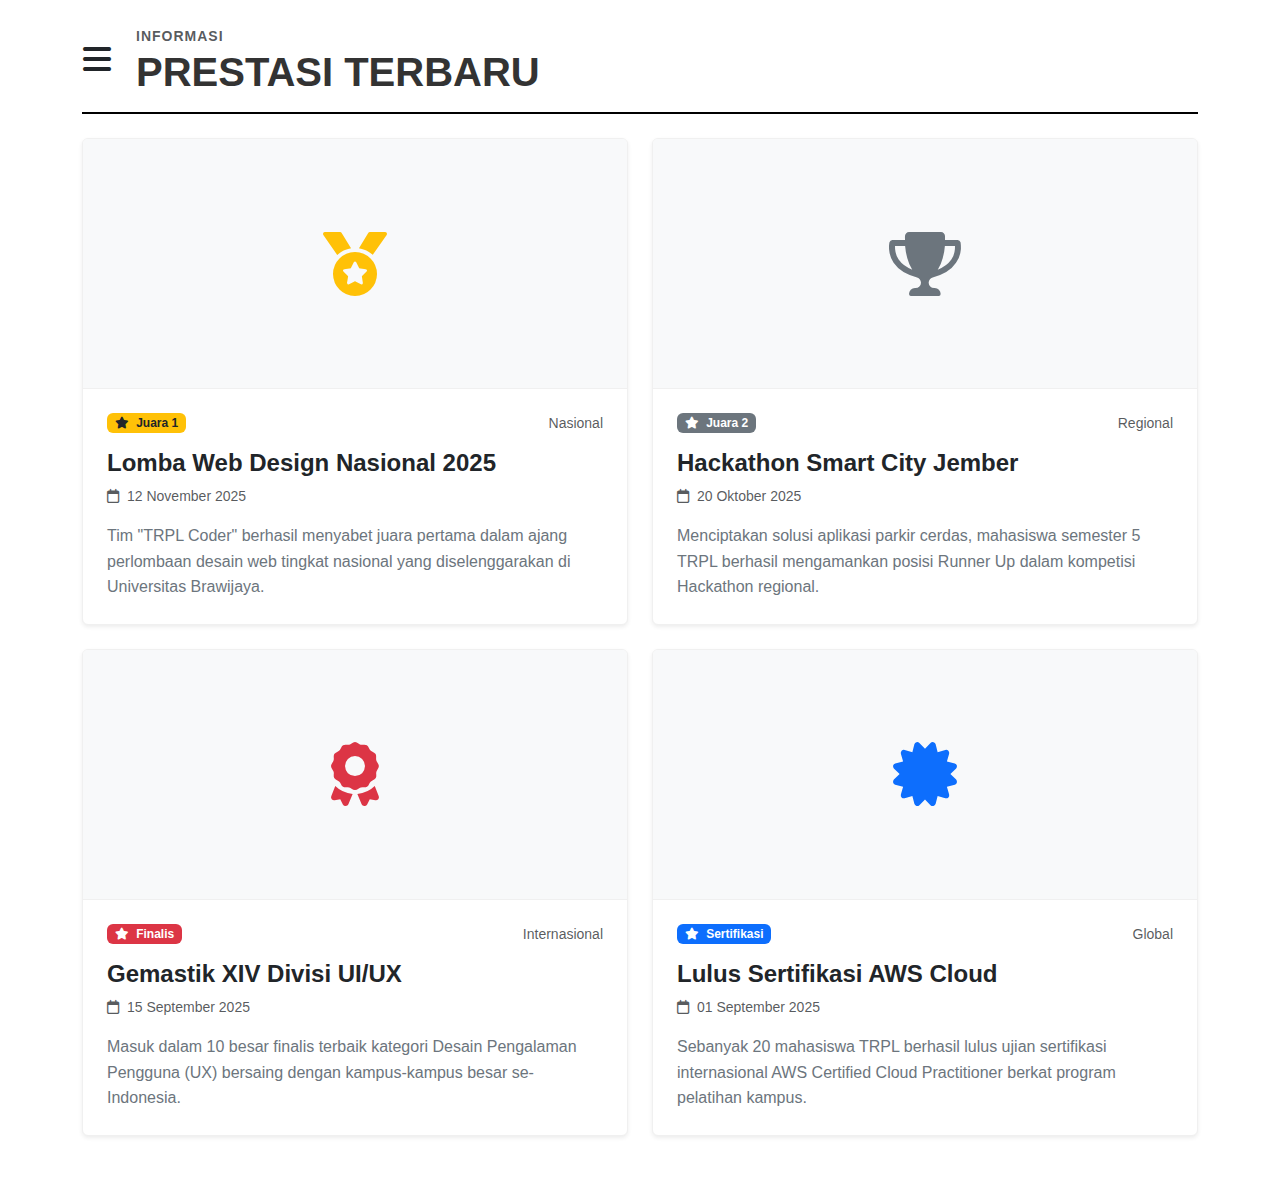
<file: prestasi.html>
<!DOCTYPE html>
<html lang="id">
<head>
    <meta charset="UTF-8">
    <meta name="viewport" content="width=device-width, initial-scale=1.0">
    <title>Informasi - Prestasi Mahasiswa</title>
    
    <link href="https://cdn.jsdelivr.net/npm/bootstrap@5.3.0/dist/css/bootstrap.min.css" rel="stylesheet">
    <link rel="stylesheet" href="https://cdnjs.cloudflare.com/ajax/libs/font-awesome/6.0.0/css/all.min.css">
    <link rel="stylesheet" href="./CSS/style-prestasi.css">
</head>
<body>

    <div class="container mt-4 mb-2">
        <div class="d-flex align-items-center mb-3">
            <button class="btn btn-link text-dark p-0 me-4" type="button" data-bs-toggle="offcanvas" data-bs-target="#sidebarMenu" aria-controls="sidebarMenu">
                <i class="fa-solid fa-bars fa-2x"></i>
            </button>
            <div>
                <small class="text-uppercase text-muted fw-bold ls-1">Informasi</small>
                <h1 class="fw-bold mb-0">PRESTASI TERBARU</h1>
            </div>
        </div>
        <hr class="border-2 opacity-100">
    </div>

    <div class="offcanvas offcanvas-start" tabindex="-1" id="sidebarMenu" aria-labelledby="sidebarMenuLabel">
        <div class="offcanvas-header">
            <h5 class="offcanvas-title fw-bold" id="sidebarMenuLabel">MENU UTAMA</h5>
            <button type="button" class="btn-close" data-bs-dismiss="offcanvas" aria-label="Close"></button>
        </div>
        <div class="offcanvas-body">
            <div class="menu-list">
                <a href="./homepage.html#beranda" class="menu-item d-flex mb-4 text-decoration-none text-dark">
                    <div class="me-3 mt-1"><i class="fa-solid fa-house fa-lg"></i></div>
                    <div>
                        <h6 class="fw-bold mb-1">Beranda</h6>
                        <p class="small text-muted mb-0">Kembali ke halaman utama.</p>
                    </div>
                </a>

                <a href="./pengumuman.html" class="menu-item d-flex mb-4 text-decoration-none text-dark">
                    <div class="me-3 mt-1"><i class="fa-solid fa-bullhorn fa-lg"></i></div>
                    <div>
                        <h6 class="fw-bold mb-1">Pengumuman</h6>
                        <p class="small text-muted mb-0">Info akademik & jadwal.</p>
                    </div>
                </a>
                
                <a href="./agenda.html" class="menu-item d-flex mb-4 text-decoration-none text-dark">
                    <div class="me-3 mt-1"><i class="fa-regular fa-calendar-check fa-lg"></i></div>
                    <div>
                        <h6 class="fw-bold mb-1">Agenda Kegiatan</h6>
                        <p class="small text-muted mb-0">Jadwal kegiatan HIMA TRPL.</p>
                    </div>
                </a>

                <a href="./berita.html" class="menu-item d-flex mb-4 text-decoration-none text-dark">
                    <div class="me-3 mt-1"><i class="fa-regular fa-newspaper fa-lg"></i></div>
                    <div>
                        <h6 class="fw-bold mb-1">Berita & Artikel</h6>
                        <p class="small text-muted mb-0">Kabar terbaru & artikel IT.</p>
                    </div>
                </a>

                <a href="./prestasi.html" class="menu-item d-flex mb-4 text-decoration-none text-dark active">
                    <div class="me-3 mt-1"><i class="fa-solid fa-trophy fa-lg"></i></div>
                    <div>
                        <h6 class="fw-bold mb-1">Prestasi</h6>
                        <p class="small text-muted mb-0">Daftar pencapaian mahasiswa.</p>
                    </div>
                </a>
            </div>
        </div>
    </div>

    <div class="container mt-4 mb-5">
        <div class="row row-cols-1 row-cols-lg-2 g-4">
            
            <div class="col">
                <div class="card h-100 border-0 shadow-sm custom-card overflow-hidden">
                    <div class="achievement-img-container bg-light d-flex align-items-center justify-content-center">
                        <i class="fa-solid fa-medal fa-4x text-warning"></i>
                    </div>
                    
                    <div class="card-body">
                        <div class="d-flex justify-content-between align-items-start mb-2">
                            <span class="badge bg-warning text-dark mb-2"><i class="fa-solid fa-star me-1"></i> Juara 1</span>
                            <small class="text-muted">Nasional</small>
                        </div>
                        <h4 class="fw-bold mb-2">Lomba Web Design Nasional 2025</h4>
                        <p class="text-muted small mb-3"><i class="fa-regular fa-calendar me-2"></i>12 November 2025</p>
                        <p class="card-text text-secondary">Tim "TRPL Coder" berhasil menyabet juara pertama dalam ajang perlombaan desain web tingkat nasional yang diselenggarakan di Universitas Brawijaya.</p>
                    </div>
                </div>
            </div>

            <div class="col">
                <div class="card h-100 border-0 shadow-sm custom-card overflow-hidden">
                    <div class="achievement-img-container bg-light d-flex align-items-center justify-content-center">
                        <i class="fa-solid fa-trophy fa-4x text-secondary"></i> </div>
                    
                    <div class="card-body">
                        <div class="d-flex justify-content-between align-items-start mb-2">
                            <span class="badge bg-secondary mb-2"><i class="fa-solid fa-star me-1"></i> Juara 2</span>
                            <small class="text-muted">Regional</small>
                        </div>
                        <h4 class="fw-bold mb-2">Hackathon Smart City Jember</h4>
                        <p class="text-muted small mb-3"><i class="fa-regular fa-calendar me-2"></i>20 Oktober 2025</p>
                        <p class="card-text text-secondary">Menciptakan solusi aplikasi parkir cerdas, mahasiswa semester 5 TRPL berhasil mengamankan posisi Runner Up dalam kompetisi Hackathon regional.</p>
                    </div>
                </div>
            </div>

            <div class="col">
                <div class="card h-100 border-0 shadow-sm custom-card overflow-hidden">
                    <div class="achievement-img-container bg-light d-flex align-items-center justify-content-center">
                        <i class="fa-solid fa-award fa-4x text-danger"></i> </div>
                    
                    <div class="card-body">
                        <div class="d-flex justify-content-between align-items-start mb-2">
                            <span class="badge bg-danger mb-2"><i class="fa-solid fa-star me-1"></i> Finalis</span>
                            <small class="text-muted">Internasional</small>
                        </div>
                        <h4 class="fw-bold mb-2">Gemastik XIV Divisi UI/UX</h4>
                        <p class="text-muted small mb-3"><i class="fa-regular fa-calendar me-2"></i>15 September 2025</p>
                        <p class="card-text text-secondary">Masuk dalam 10 besar finalis terbaik kategori Desain Pengalaman Pengguna (UX) bersaing dengan kampus-kampus besar se-Indonesia.</p>
                    </div>
                </div>
            </div>

            <div class="col">
                <div class="card h-100 border-0 shadow-sm custom-card overflow-hidden">
                    <div class="achievement-img-container bg-light d-flex align-items-center justify-content-center">
                        <i class="fa-solid fa-certificate fa-4x text-primary"></i>
                    </div>
                    
                    <div class="card-body">
                        <div class="d-flex justify-content-between align-items-start mb-2">
                            <span class="badge bg-primary mb-2"><i class="fa-solid fa-star me-1"></i> Sertifikasi</span>
                            <small class="text-muted">Global</small>
                        </div>
                        <h4 class="fw-bold mb-2">Lulus Sertifikasi AWS Cloud</h4>
                        <p class="text-muted small mb-3"><i class="fa-regular fa-calendar me-2"></i>01 September 2025</p>
                        <p class="card-text text-secondary">Sebanyak 20 mahasiswa TRPL berhasil lulus ujian sertifikasi internasional AWS Certified Cloud Practitioner berkat program pelatihan kampus.</p>
                    </div>
                </div>
            </div>

        </div>
    </div>

    <script src="https://cdn.jsdelivr.net/npm/bootstrap@5.3.0/dist/js/bootstrap.bundle.min.js"></script>
    <script src="./JavaScript/script-prestasi.js"></script>
</body>
</html>
</file>
<file: CSS/style-homepage.css>
@import url('https://fonts.googleapis.com/css2?family=Inter:ital,opsz,wght@0,14..32,100..900;1,14..32,100..900&display=swap');

body {
    font-family: 'Inter', sans-serif;
    color: #333;
    background-color: #f9f9f9;
}

/* Navbar Styling */
.navbar {
    background-color: #fff;
    box-shadow: 0 2px 4px rgba(0,0,0,0.1);
    padding: 15px 0;
    position: sticky;
    top: 0;
    z-index: 1000;
}
.navbar-brand img {
    height: 40px;
    margin-right: 10px;
}
.nav-link {
    font-weight: 500;
    color: #555 !important;
    font-size: 0.9rem;
    transition: color 0.3s;
}
.nav-link:hover {
    color: #5f5f5f !important;
}

/* Hero Section */
.hero-section {
    background: linear-gradient(rgba(0, 0, 0, 0.6), rgba(0, 0, 0, 0.7)), url('../Foto/homepage-beranda.webp');
    background-size: cover;
    background-position: center;
    padding: 100px 0;
    color: white;
    text-align: center;
}
.hero-title {
    font-weight: 800;
    text-transform: uppercase;
    margin-bottom: 20px;
    text-align: center;
    font-size: 2.5rem;
    text-shadow: 2px 2px 4px rgba(0,0,0,0.5);
}
.hero-subtitle {
    font-size: 1.2rem;
    text-align: center;
    max-width: 800px;
    margin: 0 auto;
    text-shadow: 1px 1px 2px rgba(0,0,0,0.5);
}

/* Section General */
.section-padding {
    padding: 60px 0;
}

.about-title {
    font-weight: 600;
    font-size: 2.5rem;
    margin-bottom: 20px;
    text-align: center;
    color: #2c3e50;
}
h2.section-title {
    background-color: #e9ecef;
    padding: 12px 20px;
    font-size: 1.4rem;
    font-weight: bold;
    margin-bottom: 30px;
    display: inline-block;
    border-radius: 4px;
    width: 100%;
    color: #2c3e50;
    border-left: 4px solid #5f5f5f;
}
    
/* About Text */
.about-text {
    text-align: justify;
    font-size: 1rem;
    line-height: 1.7;
    color: #555;
}

/* Struktur Organisasi */
.profile-card {
    text-align: center;
    margin-bottom: 30px;
    transition: transform 0.3s ease;
}
.profile-card:hover {
    transform: translateY(-5px);
    box-shadow: 0 4px 12px rgba(0,0,0,0.1);
}
.profile-img {
    height: 150px;
    width: 120px;
    object-fit: cover;
    margin-bottom: 15px;
    border-radius: 5px;
    background-color: #eee;
    box-shadow: 0 2px 5px rgba(0,0,0,0.05);
}
.profile-role {
    font-weight: bold;
    font-size: 1.1rem;
    color: #2c3e50;
}
.profile-name {
    color: #666;
    font-size: 0.9rem;
}

/* Organizational Structure Improvements */
.org-structure {
    display: flex;
    flex-direction: column;
    align-items: center;
}
.org-level {
    display: flex;
    justify-content: center;
    margin-bottom: 30px;
    width: 100%;
}
.org-level.leadership {
    flex-direction: column;
    align-items: center;
}
.org-member {
    background-color: white;
    padding: 20px;
    border-radius: 8px;
    box-shadow: 0 2px 10px rgba(0,0,0,0.1);
    text-align: center;
    margin: 0 15px;
    width: 200px;
    transition: transform 0.3s ease, box-shadow 0.3s ease;
}
.org-member:hover {
    transform: translateY(-5px);
    box-shadow: 0 5px 15px rgba(0,0,0,0.2);
}
.org-member.leader {
    width: 250px;
    background-color: #2c3e50;
    color: white;
}
/* --- Styling Foto Struktur Organisasi --- */

/* Gaya dasar foto anggota */
.org-img {
    width: 160px;           /* Lebar foto */
    height: 120px;          /* Tinggi foto (sama agar jadi persegi/lingkaran) */
    object-fit: cover;      /* Agar foto tidak gepeng/terdistorsi */ 
    margin-bottom: 15px;    /* Jarak antara foto dan teks di bawahnya */
    border: 3px solid #f0f0f0; /* Garis tepi tipis */
    background-color: #ddd; /* Warna cadangan jika foto gagal dimuat */
}

/* Khusus untuk Ketua (Leader) ukurannya lebih besar */
.org-member.leader .org-img {
    width: 200px;
    height: 150px;
    border: 3px solid #fff; /* Garis tepi putih agar kontras dengan background gelap */
    box-shadow: 0 4px 10px rgba(0,0,0,0.2);
}

.org-member.leader h4 {
    color: white;
}
.org-divisions {
    display: flex;
    justify-content: space-between;
    width: 100%;
}
.division {
    flex: 1;
    margin: 0 15px;
}
.division h4 {
    text-align: center;
    margin-bottom: 20px;
    color: #2c3e50;
    font-weight: 600;
}
.division-member {
    background-color: white;
    padding: 15px;
    margin-bottom: 10px;
    border-radius: 4px;
    box-shadow: 0 2px 5px rgba(0,0,0,0.05);
    transition: background-color 0.3s;
}
.division-member:hover {
    background-color: #f8f9fa;
}
/* --- Styling Foto Anggota Divisi --- */
/* Update class division-member agar isinya sejajar (Flexbox) */
.division-member {
    display: flex;          /* Membuat foto dan teks sejajar ke samping */
    align-items: center;    /* Posisi tengah secara vertikal */
    gap: 15px;              /* Jarak antara foto dan nama */
    padding: 10px 15px;     /* Sedikit penyesuaian padding */
    text-align: left;       /* Pastikan teks rata kiri */
}

/* Styling khusus untuk foto kecil di divisi */
.division-img {
    width: 50px;            /* Ukuran foto lebih kecil (thumbnail) */
    height: 50px;     /* Membuat lingkaran */
    object-fit: cover;      /* Agar foto tidak gepeng */
    border: 2px solid #ddd; /* Garis tepi tipis */
    flex-shrink: 0;         /* Mencegah foto mengecil jika nama kepanjangan */
}

/* Agenda Section */
.agenda-card {
    border: 1px solid #ddd;
    margin-bottom: 20px;
    background: #fff;
    padding: 20px;
    border-radius: 8px;
    box-shadow: 0 2px 5px rgba(0,0,0,0.05);
    transition: transform 0.3s ease, box-shadow 0.3s ease;
}
.agenda-card:hover {
    transform: translateY(-3px);
    box-shadow: 0 5px 15px rgba(0,0,0,0.1);
}
.agenda-icon {
    color: white;
    padding: 20px;
    text-align: center;
    border-radius: 8px;
}
.agenda-icon-image {
    font-size: 30px;
    margin: 10px 0;
}
.agenda-img {
    width: 100%;
    height: auto;
    border: 1px solid #333;
}
.btn-detail {
    background-color: #5f5f5f;
    color: white;
    border: none;
    padding: 8px 20px;
    font-size: 0.9rem;
    margin-top: 10px;
    border-radius: 4px;
    transition: background-color 0.3s;
}
.btn-detail:hover {
    background-color: #010101;
}

/* Custom Button: Gray Outline to Black */
.btn-custom-gray {
    color: #6c757d;       /* Warna Teks Abu-abu */
    border-color: #6c757d; /* Warna Garis Abu-abu */
    background-color: transparent;
    transition: all 0.3s ease;
}

.btn-custom-gray:hover,
.btn-custom-gray:active,
.btn-custom-gray:focus {
    color: #fff !important;      /* Teks menjadi Putih */
    background-color: #000 !important; /* Latar menjadi Hitam */
    border-color: #000 !important;     /* Garis menjadi Hitam */
    box-shadow: none;
}

/* Registration Section */
.registration-section {
    background-color: #2c3e50;
    color: white;
}
.registration-section .section-title {
    background-color: rgba(255,255,255,0.1);
    color: white;
}

/* Information Sections */
.info-grid {
    display: grid;
    grid-template-columns: repeat(auto-fit, minmax(250px, 1fr));
    gap: 20px;
}
.info-card {
    background-color: white;
    padding: 25px;
    border-radius: 8px;
    box-shadow: 0 2px 10px rgba(0,0,0,0.1);
    transition: transform 0.3s ease, box-shadow 0.3s ease;
    border-top: 4px solid #5f5f5f;
}
.info-card:hover {
    transform: translateY(-5px);
    box-shadow: 0 5px 20px rgba(0,0,0,0.15);
}
.info-card h3 {
    font-size: 1.3rem;
    margin-bottom: 15px;
    color: #2c3e50;
}
.info-card p {
    color: #666;
    margin-bottom: 15px;
}


/* Footer & Contact */
.contact-section {
    background-color: #fff;
    padding-top: 20px;
}
.map-container {
    width: 100%;
    height: 300px;
    background-color: #e9f5ff;
    display: flex;
    align-items: center;
    justify-content: center;
    border: 1px solid #ddd;
    margin-bottom: 20px;
    border-radius: 8px;
    overflow: hidden;
}
.contact-icons {
    font-size: 1.5rem;
    display: flex;
    gap: 20px;
    align-items: center;
    margin-top: 20px;
}
.contact-item {
    display: flex;
    align-items: center;
    gap: 10px;
    font-size: 0.9rem;
    margin-bottom: 15px;
    padding: 10px;
    border-radius: 5px;
    transition: background-color 0.3s;
}
.contact-item:hover {
    background-color: #f8f9fa;
}

/* Membuat kelas khusus untuk rata kanan-kiri */
.text-justify {
    text-align: justify;
    text-justify: inter-word; /* Opsional: untuk spasi yang lebih rapi */
}

/* Update Bagian Agenda Card */
.agenda-card {
    background: #fff;
    border: none;
    border-radius: 12px; /* Sudut lebih membulat */
    transition: transform 0.3s ease, box-shadow 0.3s ease;
    border: 1px solid #f0f0f0; /* Border tipis agar rapi */
}

.agenda-card:hover {
    transform: translateY(-5px);
    box-shadow: 0 10px 20px rgba(0,0,0,0.08) !important;
}

/* Memastikan ikon dan teks sejajar */
.agenda-details .icon-wrapper {
    display: flex;
    align-items: center;
    justify-content: center;
}

/* Tipografi Judul Bagian Detail (Waktu, Koordinator, CP) */
.agenda-details span.fw-bold {
    font-size: 0.85rem;
    color: #333;
}

/* Tipografi Isi Detail */
.agenda-details span.text-muted, 
.agenda-details a.text-muted {
    font-size: 0.9rem;
}

/* Hapus style agenda-date yang lama jika Anda menggunakan desain baru ini */
/* .agenda-date {
   ... (kode lama ini bisa dihapus/komentar agar tidak bentrok)
} 
*/

/* Footer Text */
footer {
    font-size: 0.8rem;
    color: #777;
    padding: 30px 0;
    border-top: 1px solid #eee;
    background-color: #f8f9fa;
}
footer a {
    transition: color 0.3s;
}
footer a:hover {
    color: #5f5f5f !important;
}

/* Responsive Adjustments */
@media (max-width: 768px) {
    .hero-title {
        font-size: 1.8rem;
    }
    .hero-subtitle {
        font-size: 1rem;
    }
    .about-title {
        font-size: 2rem;
    }
    .org-level {
        flex-direction: column;
        align-items: center;
    }
    .org-member {
        margin-bottom: 20px;
    }
    .org-divisions {
        flex-direction: column;
    }
    .division {
        margin-bottom: 30px;
    }
    .contact-item {
        flex-direction: column;
        text-align: center;
    }
}

@media (max-width: 576px) {
    .section-padding {
        padding: 40px 0;
    }
    .hero-section {
        padding: 60px 0;
    }
    .hero-title {
        font-size: 1.5rem;
    }
}
</file>
<file: CSS/style-agenda.css>
/* Styling Khusus Kalender */
.calendar-container {
    background-color: #fff;
    min-height: 400px;
}

.calendar-weekdays div {
    width: 14.28%; /* 100% bagi 7 hari */
    text-align: center;
}

.calendar-days {
    display: flex;
    flex-wrap: wrap;
}

.calendar-days div {
    width: 14.28%;
    height: 80px; /* Tinggi kotak tanggal */
    display: flex;
    flex-direction: column;
    align-items: center;
    justify-content: flex-start;
    padding-top: 10px;
    cursor: pointer;
    border-radius: 6px;
    transition: background-color 0.2s;
    position: relative;
    font-weight: 500;
    color: #444;
}

.calendar-days div:hover:not(.empty) {
    background-color: #f1f3f5;
}

.calendar-days div.empty {
    cursor: default;
}

.calendar-days div.today {
    background-color: #e3f2fd;
    color: #0d6efd;
    font-weight: bold;
    border: 1px solid #0d6efd;
}

.calendar-days div.selected {
    background-color: #333 !important;
    color: #fff !important;
}

/* Sidebar Menu */
.offcanvas {
    max-width: 300px;
}

.menu-item {
    transition: all 0.3s ease;
    opacity: 0.8;
    padding: 10px;
    border-radius: 8px;
    cursor: pointer;
}

.menu-item:hover {
    opacity: 1;
    background-color: #f8f9fa;
    transform: translateX(5px);
}

.menu-item.active {
    opacity: 1;
    background-color: #e9ecef;
    border-left: 4px solid #333;
    color: #000 !important;
}

/* Indikator Event (Titik Biru) */
.event-dot {
    width: 6px;
    height: 6px;
    background-color: #0d6efd; /* Warna biru bootstrap */
    border-radius: 50%;
    margin-top: 5px;
}

.has-event {
    font-weight: bold;
}

/* Styling List Event di Bawah */
.event-item {
    background-color: #f8f9fa;
    border-left: 4px solid #0d6efd;
    padding: 15px;
    margin-bottom: 10px;
    border-radius: 4px;
}

.event-time {
    font-size: 0.85rem;
    color: #6c757d;
    font-weight: 600;
}

.event-title {
    font-size: 1rem;
    font-weight: bold;
    margin-bottom: 2px;
}

.event-desc {
    font-size: 0.9rem;
    color: #555;
    margin-bottom: 0;
}
</file>
<file: CSS/style-berita.css>
@import url('https://fonts.googleapis.com/css2?family=Inter:wght@400;500;600;700&display=swap');

body {
    font-family: 'Inter', sans-serif;
    background-color: #fff;
    color: #333;
}

.ls-1 {
    letter-spacing: 1px;
}

/* Sidebar Menu */
.offcanvas {
    max-width: 300px;
}

.menu-item {
    transition: all 0.3s ease;
    opacity: 0.8;
    padding: 10px;
    border-radius: 8px;
    cursor: pointer;
}

.menu-item:hover {
    opacity: 1;
    background-color: #f8f9fa;
    transform: translateX(5px);
}

.menu-item.active {
    opacity: 1;
    background-color: #e9ecef;
    border-left: 4px solid #333;
    color: #000 !important;
}

/* --- STYLE KARTU PRESTASI --- */
.custom-card {
    transition: transform 0.3s ease, box-shadow 0.3s ease;
    border: 1px solid #f0f0f0 !important;
}

.custom-card:hover {
    transform: translateY(-8px); /* Naik lebih tinggi dibanding berita */
    box-shadow: 0 15px 30px rgba(0,0,0,0.1) !important;
    border-color: #ddd !important;
    cursor: pointer;
}

/* Container Foto Besar */
.achievement-img-container {
    width: 100%;
    height: 250px; /* Tinggi fix agar foto besar */
    background-color: #e9ecef;
    border-bottom: 1px solid #f0f0f0;
    /* Jika nanti pakai <img> asli: 
       background-image: url('...'); 
       background-size: cover; 
       background-position: center; 
    */
}

.card-body {
    padding: 1.5rem;
}

.card-text {
    line-height: 1.6;
}

.kegiatan1 {
    display: block; 
    width: 100%;
    height: 100%;

    /* Masukkan URL gambar Anda di sini */
    background-image: url('../Foto/Berita-1.webp'); 
    
    /* Agar gambar tidak gepeng/terpotong aneh */
    background-size: cover; 
    background-position: center;
    background-repeat: no-repeat;
}

.kegiatan2 {
    display: block; 
    width: 100%;
    height: 100%;

    /* Masukkan URL gambar Anda di sini */
    background-image: url('../Foto/Berita-2.webp'); 
    
    /* Agar gambar tidak gepeng/terpotong aneh */
    background-size: cover; 
    background-position: center;
    background-repeat: no-repeat;
}

hr {
    border-top: 1px solid #000;
}
</file>
<file: CSS/style-pengumuman.css>
@import url('https://fonts.googleapis.com/css2?family=Inter:wght@400;500;600;700&display=swap');

body {
    font-family: 'Inter', sans-serif;
    background-color: #fff;
    color: #333;
}

/* Typography Utility */
.ls-1 {
    letter-spacing: 1px;
}

/* Sidebar (Offcanvas) Styling */
.offcanvas {
    max-width: 300px; /* Lebar menu saat terbuka */
}

.menu-item {
    transition: all 0.3s ease;
    opacity: 0.8;
    padding: 10px;
    border-radius: 8px;
}

.menu-item:hover {
    opacity: 1;
    background-color: #f1f3f5;
    transform: translateX(5px); /* Efek geser dikit saat hover */
}

.menu-item.active {
    opacity: 1;
    background-color: #e9ecef;
    border-left: 4px solid #333;
}

/* Card Styling untuk Grid 3x3 */
.custom-card {
    border-radius: 8px;
    border-color: #eee !important;
    transition: transform 0.2s ease, box-shadow 0.2s ease;
    background-color: #fff;
}

.custom-card:hover {
    transform: translateY(-5px);
    box-shadow: 0 10px 20px rgba(0,0,0,0.08);
    border-color: #ddd !important;
    cursor: pointer;
}

/* Image Placeholder Styling */
.img-placeholder {
    width: 60px; /* Diperkecil sedikit agar muat di grid 3 kolom */
    height: 60px;
    background-color: #f8f9fa;
    display: flex;
    align-items: center;
    justify-content: center;
    flex-shrink: 0;
    border-radius: 6px;
    border: 1px solid #eee;
}

.card-text-limit {
    display: -webkit-box;
    -webkit-line-clamp: 3; /* Batasi teks hanya 3 baris */
    -webkit-box-orient: vertical;
    overflow: hidden;
    line-height: 1.4;
    font-size: 0.85rem;
}

/* Horizontal Line */
hr {
    border-top: 1px solid #000;
}
</file>
<file: CSS/style-prestasi.css>
@import url('https://fonts.com/css2?family=Inter:wght@400;500;600;700&display=swap');

body {
    font-family: 'Inter', sans-serif;
    background-color: #fff;
    color: #333;
}

.ls-1 {
    letter-spacing: 1px;
}

/* Sidebar Menu */
.offcanvas {
    max-width: 300px;
}

.menu-item {
    transition: all 0.3s ease;
    opacity: 0.8;
    padding: 10px;
    border-radius: 8px;
    cursor: pointer;
}

.menu-item:hover {
    opacity: 1;
    background-color: #f8f9fa;
    transform: translateX(5px);
}

.menu-item.active {
    opacity: 1;
    background-color: #e9ecef;
    border-left: 4px solid #333;
    color: #000 !important;
}

/* --- STYLE KARTU PRESTASI --- */
.custom-card {
    transition: transform 0.3s ease, box-shadow 0.3s ease;
    border: 1px solid #f0f0f0 !important;
}

.custom-card:hover {
    transform: translateY(-8px); /* Naik lebih tinggi dibanding berita */
    box-shadow: 0 15px 30px rgba(0,0,0,0.1) !important;
    border-color: #ddd !important;
    cursor: pointer;
}

/* Container Foto Besar */
.achievement-img-container {
    width: 100%;
    height: 250px; /* Tinggi fix agar foto besar */
    background-color: #e9ecef;
    border-bottom: 1px solid #f0f0f0;
    /* Jika nanti pakai <img> asli: 
       background-image: url('...'); 
       background-size: cover; 
       background-position: center; 
    */
}

.card-body {
    padding: 1.5rem;
}

.card-text {
    line-height: 1.6;
}

/* Styling Tombol Kotak Panjang di Tengah Card (Sama Lebar Teks) */
.btn-card-full {
    display: block; /* Membuat tombol mengambil lebar penuh container */
    width: 100%; /* Mengambil lebar penuh card-body */
    margin: 15px 0 0 0; /* Margin atas 15px, margin horizontal 0 */
    font-weight: 600;
    border-radius: 6px;
    transition: background-color 0.2s ease, transform 0.2s ease;
}

.btn-card-full:hover {
    transform: translateY(-2px); /* Efek sedikit mengangkat saat hover */
}

hr {
    border-top: 1px solid #000;
}
</file>
